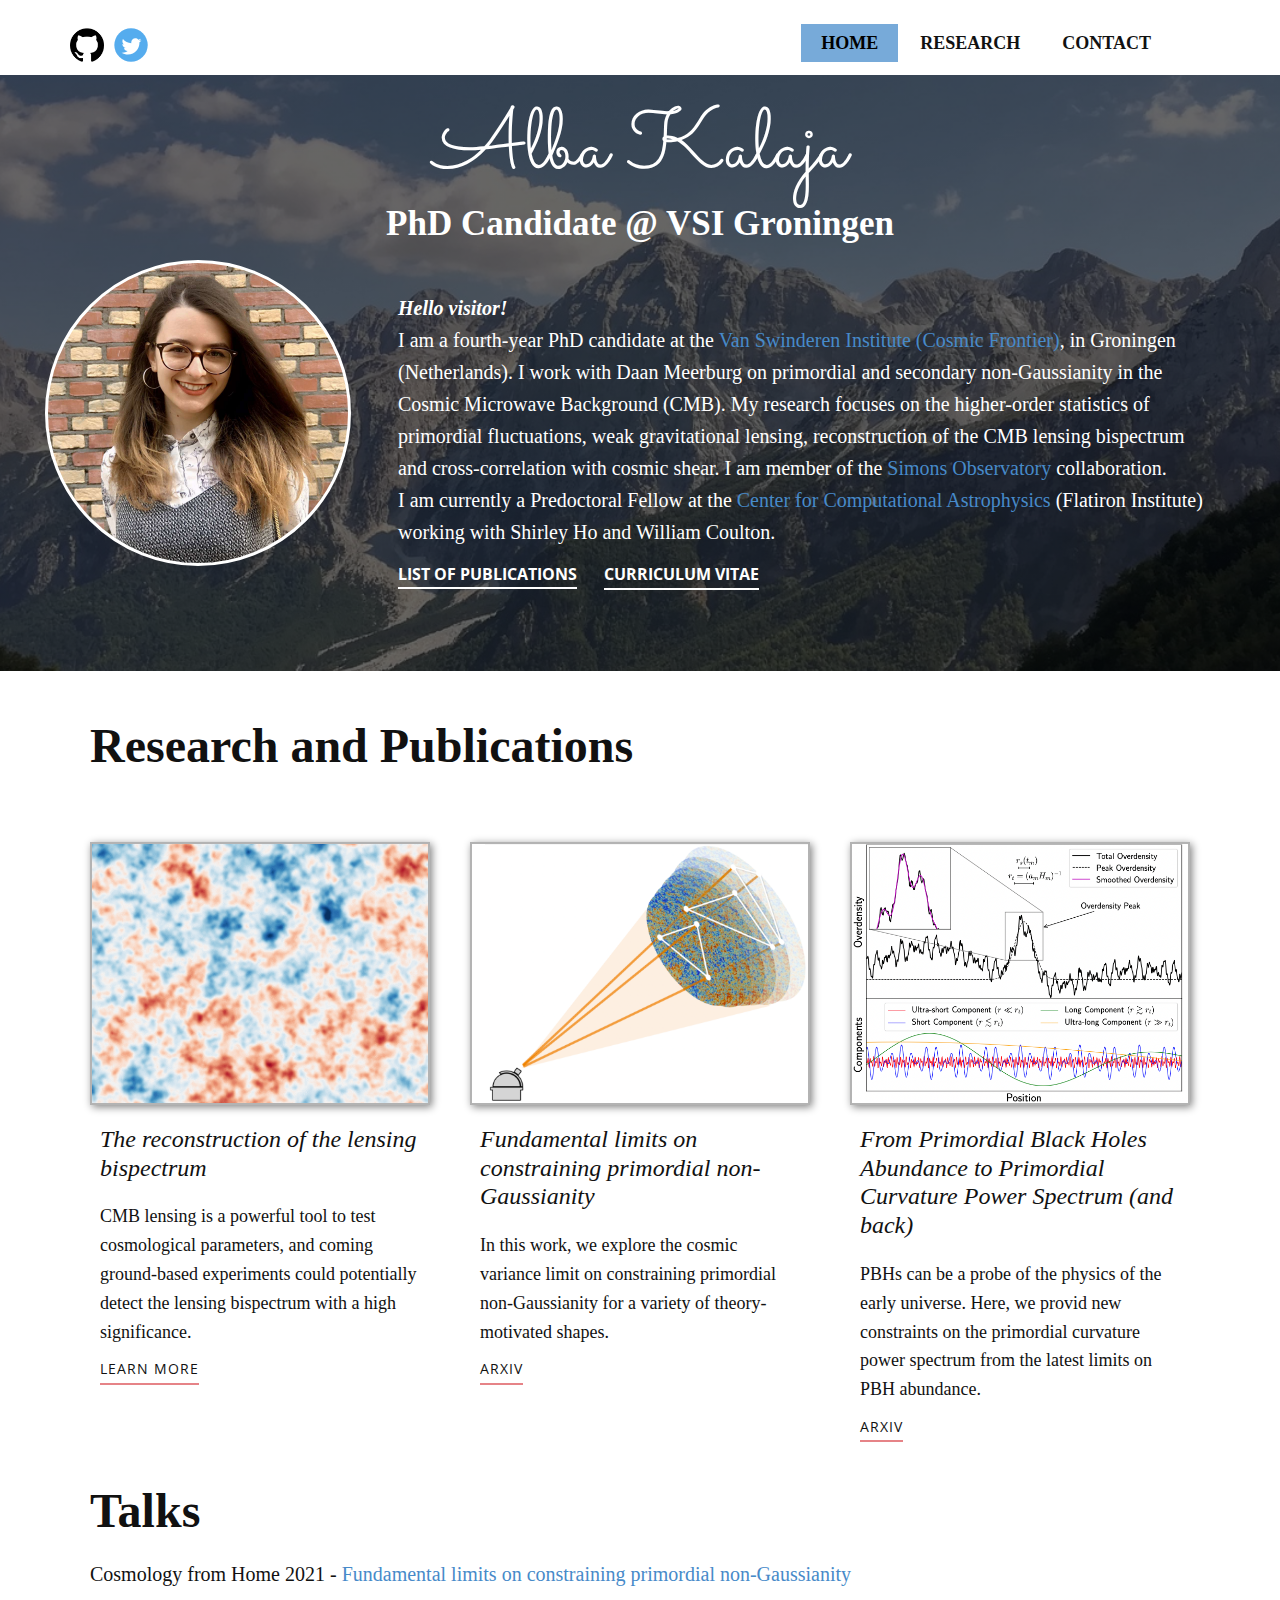
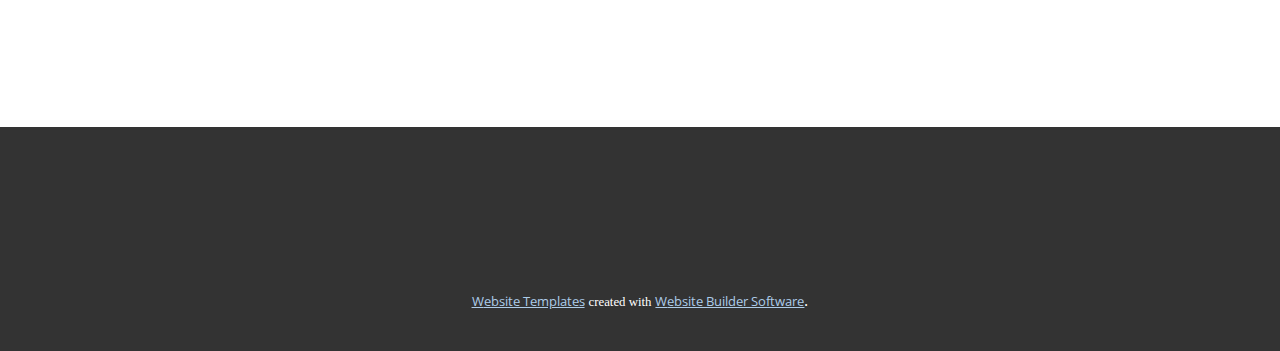
<file: index.html>
<!DOCTYPE html>
<html style="font-size: 16px;">
  <head>
    <meta name="viewport" content="width=device-width, initial-scale=1.0">
    <meta charset="utf-8">
    <meta name="keywords" content="Alba Kalaja">
    <meta name="description" content="">
    <meta name="page_type" content="np-template-header-footer-from-plugin">
    <title>Home</title>
    <link rel="stylesheet" href="nicepage.css" media="screen">
<link rel="stylesheet" href="Home.css" media="screen">
    <script class="u-script" type="text/javascript" src="jquery.js" defer=""></script>
    <script class="u-script" type="text/javascript" src="nicepage.js" defer=""></script>
    <meta name="generator" content="Nicepage 4.3.0, nicepage.com">
    <link id="u-theme-google-font" rel="stylesheet" href="https://fonts.googleapis.com/css?family=Roboto:100,100i,300,300i,400,400i,500,500i,700,700i,900,900i|Open+Sans:300,300i,400,400i,600,600i,700,700i,800,800i">
    <link id="u-page-google-font" rel="stylesheet" href="https://fonts.googleapis.com/css?family=Sacramento:400|IM+FELL+Great+Primer:400,400i">
    
    
    
    
    <script type="application/ld+json">{
		"@context": "http://schema.org",
		"@type": "Organization",
		"name": "Site1",
		"sameAs": [
				"https://github.com/albakalaja",
				"https://twitter.com/alba_kalaja"
		]
}</script>
    <meta name="theme-color" content="#478ac9">
    <meta name="twitter:site" content="@">
    <meta name="twitter:card" content="summary_large_image">
    <meta name="twitter:title" content="Home">
    <meta name="twitter:description" content="Site1">
    <meta property="og:title" content="Home">
    <meta property="og:description" content="">
    <meta property="og:type" content="website">
  </head>
  <body data-home-page="Home.html" data-home-page-title="Home" class="u-body"><header class="u-align-center-sm u-align-center-xs u-clearfix u-header u-white u-header" id="sec-b82c"><div class="u-clearfix u-sheet u-sheet-1">
        <nav class="u-menu u-menu-dropdown u-offcanvas u-menu-1">
          <div class="menu-collapse u-custom-font u-font-georgia" style="font-size: 1.125rem; letter-spacing: 0px; font-weight: 700; text-transform: uppercase;">
            <a class="u-button-style u-custom-active-border-color u-custom-active-color u-custom-border u-custom-border-color u-custom-borders u-custom-hover-border-color u-custom-hover-color u-custom-left-right-menu-spacing u-custom-padding-bottom u-custom-text-active-color u-custom-text-color u-custom-text-hover-color u-custom-top-bottom-menu-spacing u-nav-link" href="#" style="padding: 1px 0px; font-size: calc(1em + 2px);">
              <svg class="u-svg-link" viewBox="0 0 24 24"><use xmlns:xlink="http://www.w3.org/1999/xlink" xlink:href="#svg-93d9"></use></svg>
              <svg class="u-svg-content" version="1.1" id="svg-93d9" viewBox="0 0 16 16" x="0px" y="0px" xmlns:xlink="http://www.w3.org/1999/xlink" xmlns="http://www.w3.org/2000/svg"><g><rect y="1" width="16" height="2"></rect><rect y="7" width="16" height="2"></rect><rect y="13" width="16" height="2"></rect>
</g></svg>
            </a>
          </div>
          <div class="u-custom-menu u-nav-container">
            <ul class="u-custom-font u-font-georgia u-nav u-spacing-2 u-unstyled u-nav-1"><li class="u-nav-item"><a class="u-active-palette-1-light-1 u-border-active-palette-1-base u-border-hover-palette-1-base u-button-style u-hover-palette-1-light-2 u-nav-link u-text-active-black u-text-body-color u-text-hover-grey-90" href="Home.html" style="padding: 10px 20px;">Home</a>
</li><li class="u-nav-item"><a class="u-active-palette-1-light-1 u-border-active-palette-1-base u-border-hover-palette-1-base u-button-style u-hover-palette-1-light-2 u-nav-link u-text-active-black u-text-body-color u-text-hover-grey-90" href="Home.html#sec-0445" data-page-id="977917395" style="padding: 10px 20px;">Research</a>
</li><li class="u-nav-item"><a class="u-active-palette-1-light-1 u-border-active-palette-1-base u-border-hover-palette-1-base u-button-style u-hover-palette-1-light-2 u-nav-link u-text-active-black u-text-body-color u-text-hover-grey-90" href="Contact.html" style="padding: 10px 20px;">Contact</a>
</li></ul>
          </div>
          <div class="u-custom-menu u-nav-container-collapse">
            <div class="u-black u-container-style u-inner-container-layout u-opacity u-opacity-95 u-sidenav">
              <div class="u-inner-container-layout u-sidenav-overflow">
                <div class="u-menu-close"></div>
                <ul class="u-align-center u-nav u-popupmenu-items u-unstyled u-nav-2"><li class="u-nav-item"><a class="u-button-style u-nav-link" href="Home.html" style="padding: 10px 20px;">Home</a>
</li><li class="u-nav-item"><a class="u-button-style u-nav-link" href="Home.html#sec-0445" data-page-id="977917395" style="padding: 10px 20px;">Research</a>
</li><li class="u-nav-item"><a class="u-button-style u-nav-link" href="Contact.html" style="padding: 10px 20px;">Contact</a>
</li></ul>
              </div>
            </div>
            <div class="u-black u-menu-overlay u-opacity u-opacity-70"></div>
          </div>
        </nav>
        <div class="u-social-icons u-spacing-10 u-social-icons-1">
          <a class="u-social-url" target="_blank" data-type="Custom" title="github" href="https://github.com/albakalaja"><span class="u-file-icon u-icon u-social-custom u-social-icon u-icon-1"><img src="images/733609.png" alt=""></span>
          </a>
          <a class="u-social-url" title="twitter" target="_blank" href="https://twitter.com/alba_kalaja"><span class="u-icon u-social-icon u-social-twitter u-icon-2"><svg class="u-svg-link" preserveAspectRatio="xMidYMin slice" viewBox="0 0 112 112" style=""><use xmlns:xlink="http://www.w3.org/1999/xlink" xlink:href="#svg-9d56"></use></svg><svg class="u-svg-content" viewBox="0 0 112 112" x="0" y="0" id="svg-9d56"><circle fill="currentColor" class="st0" cx="56.1" cy="56.1" r="55"></circle><path fill="#FFFFFF" d="M83.8,47.3c0,0.6,0,1.2,0,1.7c0,17.7-13.5,38.2-38.2,38.2C38,87.2,31,85,25,81.2c1,0.1,2.1,0.2,3.2,0.2
            c6.3,0,12.1-2.1,16.7-5.7c-5.9-0.1-10.8-4-12.5-9.3c0.8,0.2,1.7,0.2,2.5,0.2c1.2,0,2.4-0.2,3.5-0.5c-6.1-1.2-10.8-6.7-10.8-13.1
            c0-0.1,0-0.1,0-0.2c1.8,1,3.9,1.6,6.1,1.7c-3.6-2.4-6-6.5-6-11.2c0-2.5,0.7-4.8,1.8-6.7c6.6,8.1,16.5,13.5,27.6,14
            c-0.2-1-0.3-2-0.3-3.1c0-7.4,6-13.4,13.4-13.4c3.9,0,7.3,1.6,9.8,4.2c3.1-0.6,5.9-1.7,8.5-3.3c-1,3.1-3.1,5.8-5.9,7.4
            c2.7-0.3,5.3-1,7.7-2.1C88.7,43,86.4,45.4,83.8,47.3z"></path></svg></span>
          </a>
        </div>
      </div></header>
    <section class="u-align-center u-clearfix u-image u-shading u-section-1" id="carousel_2c5b" data-image-width="1600" data-image-height="1200">
      <div class="u-clearfix u-sheet u-sheet-1">
        <h1 class="u-text u-text-1">Alba Kalaja</h1>
        <h4 class="u-text u-text-2"> PhD Candidate @ VSI Groningen</h4>
        <p class="u-align-left u-text u-text-3">
          <span style="font-style: italic;">
            <span style="font-weight: 700;">Hello visitor! </span>
            <br>
          </span>I am a fourth-year PhD candidate at the <a href="https://www.rug.nl/research/vsi/?lang=en" class="u-active-none u-border-none u-btn u-button-link u-button-style u-hover-none u-none u-text-palette-1-base u-btn-1">Van Swinderen Institute (Cosmic Frontier)</a>, in Groningen (Netherlands). 
							I work with Daan Meerburg on 
primordial and secondary non-Gaussianity in the Cosmic Microwave Background (CMB). 
							My research focuses on the higher-order statistics of 
primordial fluctuations, weak gravitational lensing, reconstruction of the CMB lensing bispectrum and cross-correlation with cosmic 
shear. I am member of the <a href="https://simonsobservatory.org/" class="u-active-none u-border-none u-btn u-button-link u-button-style u-hover-none u-none u-text-palette-1-base u-btn-2">Simons Observatory</a> collaboration.&nbsp;<br>I am currently a Predoctoral Fellow at the <a href="https://www.simonsfoundation.org/flatiron/center-for-computational-astrophysics/" class="u-active-none u-border-none u-btn u-button-link u-button-style u-hover-none u-none u-text-palette-1-base u-btn-3">Center for Computational Astrophysics</a> (Flatiron Institute) working with Shirley Ho and William Coulton.
        </p>
        <div class="u-border-3 u-border-white u-image u-image-circle u-image-1" alt="" data-image-width="1200" data-image-height="1600"></div>
        <a href="https://inspirehep.net/authors/1749682?ui-citation-summary=true" class="u-border-2 u-border-white u-btn u-button-style u-none u-text-body-alt-color u-btn-4" target="_blank">List of publications</a>
        <a href="files/CV_Kalaja.pdf" class="u-active-none u-border-2 u-border-white u-btn u-btn-rectangle u-button-style u-file-link u-hover-none u-none u-text-body-alt-color u-btn-5" target="_blank">Curriculum Vitae</a>
      </div>
    </section>
    <section class="u-clearfix u-white u-section-2" id="sec-0445">
      <div class="u-clearfix u-sheet u-valign-bottom u-sheet-1">
        <h1 class="u-hover-feature u-text u-title u-text-1">Research and Publications<br>
        </h1>
        <div class="u-expanded-width u-list u-list-1">
          <div class="u-repeater u-repeater-1">
            <div class="u-container-style u-list-item u-repeater-item u-shape-rectangle u-list-item-1">
              <div class="u-container-layout u-similar-container u-container-layout-1">
                <img alt="" class="u-border-2 u-border-grey-30 u-expanded-width u-image u-image-default u-image-1" data-image-width="500" data-image-height="281" src="images/61k9nv.gif">
                <h3 class="u-text u-text-default u-text-2">The reconstruction of the lensing bispectrum</h3>
                <p class="u-text u-text-3">CMB lensing is a powerful tool to test cosmological parameters, and coming ground-based experiments could potentially detect the lensing bispectrum with a high significance.</p>
                <a href="Research.html#sec-d898" data-page-id="81193482" class="u-active-none u-border-2 u-border-hover-palette-2-base u-border-palette-2-light-1 u-btn u-button-style u-hover-none u-none u-text-body-color u-btn-1">learn more</a>
              </div>
            </div>
            <div class="u-container-style u-list-item u-repeater-item u-shape-rectangle u-list-item-2">
              <div class="u-container-layout u-similar-container u-container-layout-2">
                <img alt="" class="u-border-2 u-border-grey-30 u-expanded-width u-image u-image-contain u-image-default u-image-2" data-image-width="959" data-image-height="770" src="images/Screenshot2022-01-20at15.35.29.png" data-href="Home.html#sec-0445" data-page-id="977917395" data-target="_blank">
                <h3 class="u-text u-text-default u-text-4">Fundamental limits on constraining primordial non-Gaussianity</h3>
                <p class="u-text u-text-5">In this work, we explore the cosmic variance limit on constraining primordial non-Gaussianity
for a variety of theory-motivated shapes.</p>
                <a href="https://arxiv.org/abs/2011.09461" class="u-active-none u-border-2 u-border-hover-palette-2-base u-border-palette-2-light-1 u-btn u-button-style u-hover-none u-none u-text-body-color u-btn-2">Arxiv</a>
              </div>
            </div>
            <div class="u-container-style u-list-item u-repeater-item u-shape-rectangle u-list-item-3">
              <div class="u-container-layout u-similar-container u-container-layout-3">
                <img alt="" class="u-border-2 u-border-grey-30 u-expanded-width u-image u-image-default u-image-3" data-image-width="658" data-image-height="518" src="images/Screenshot2022-01-20at15.57.34.png" data-href="Home.html#sec-0445" data-page-id="977917395">
                <h3 class="u-text u-text-default u-text-6"> From Primordial Black Holes Abundance​ to Primordial Curvature Power Spectrum (and back) </h3>
                <p class="u-text u-text-7">PBHs can be a probe of the physics of the early universe. Here, we provid new constraints on the primordial
curvature power spectrum from the latest limits on PBH abundance.</p>
                <a href="https://arxiv.org/abs/1908.03596" class="u-active-none u-border-2 u-border-hover-palette-2-base u-border-palette-2-light-1 u-btn u-button-style u-hover-none u-none u-text-body-color u-btn-3">Arxiv</a>
              </div>
            </div>
          </div>
        </div>
      </div>
      
    </section>
    <section class="u-clearfix u-section-3" id="sec-2ab5">
      <div class="u-clearfix u-sheet u-sheet-1">
        <h1 class="u-text u-title u-text-1">Talks<br>
        </h1>
        <p class="u-text u-text-2">Cosmology from Home 2021 -&nbsp;<a class="u-active-none u-border-none u-btn u-button-link u-button-style u-hover-none u-none u-text-palette-1-base u-btn-1" href="https://www.youtube.com/watch?v=_5QHAqkzGQk&amp;t=208s">Fundamental limits on constraining primordial non-Gaussianity</a>
        </p>
      </div>
    </section>
    
    
    <footer class="u-align-center u-clearfix u-footer u-grey-80 u-footer" id="sec-0e18"><div class="u-clearfix u-sheet u-sheet-1">
        <p class="u-small-text u-text u-text-variant u-text-1">&nbsp;&nbsp;</p>
      </div></footer>
    <section class="u-backlink u-clearfix u-grey-80">
      <a class="u-link" href="https://nicepage.com/website-templates" target="_blank">
        <span>Website Templates</span>
      </a>
      <p class="u-text">
        <span>created with</span>
      </p>
      <a class="u-link" href="" target="_blank">
        <span>Website Builder Software</span>
      </a>. 
    </section>
  </body>
</html>
</file>
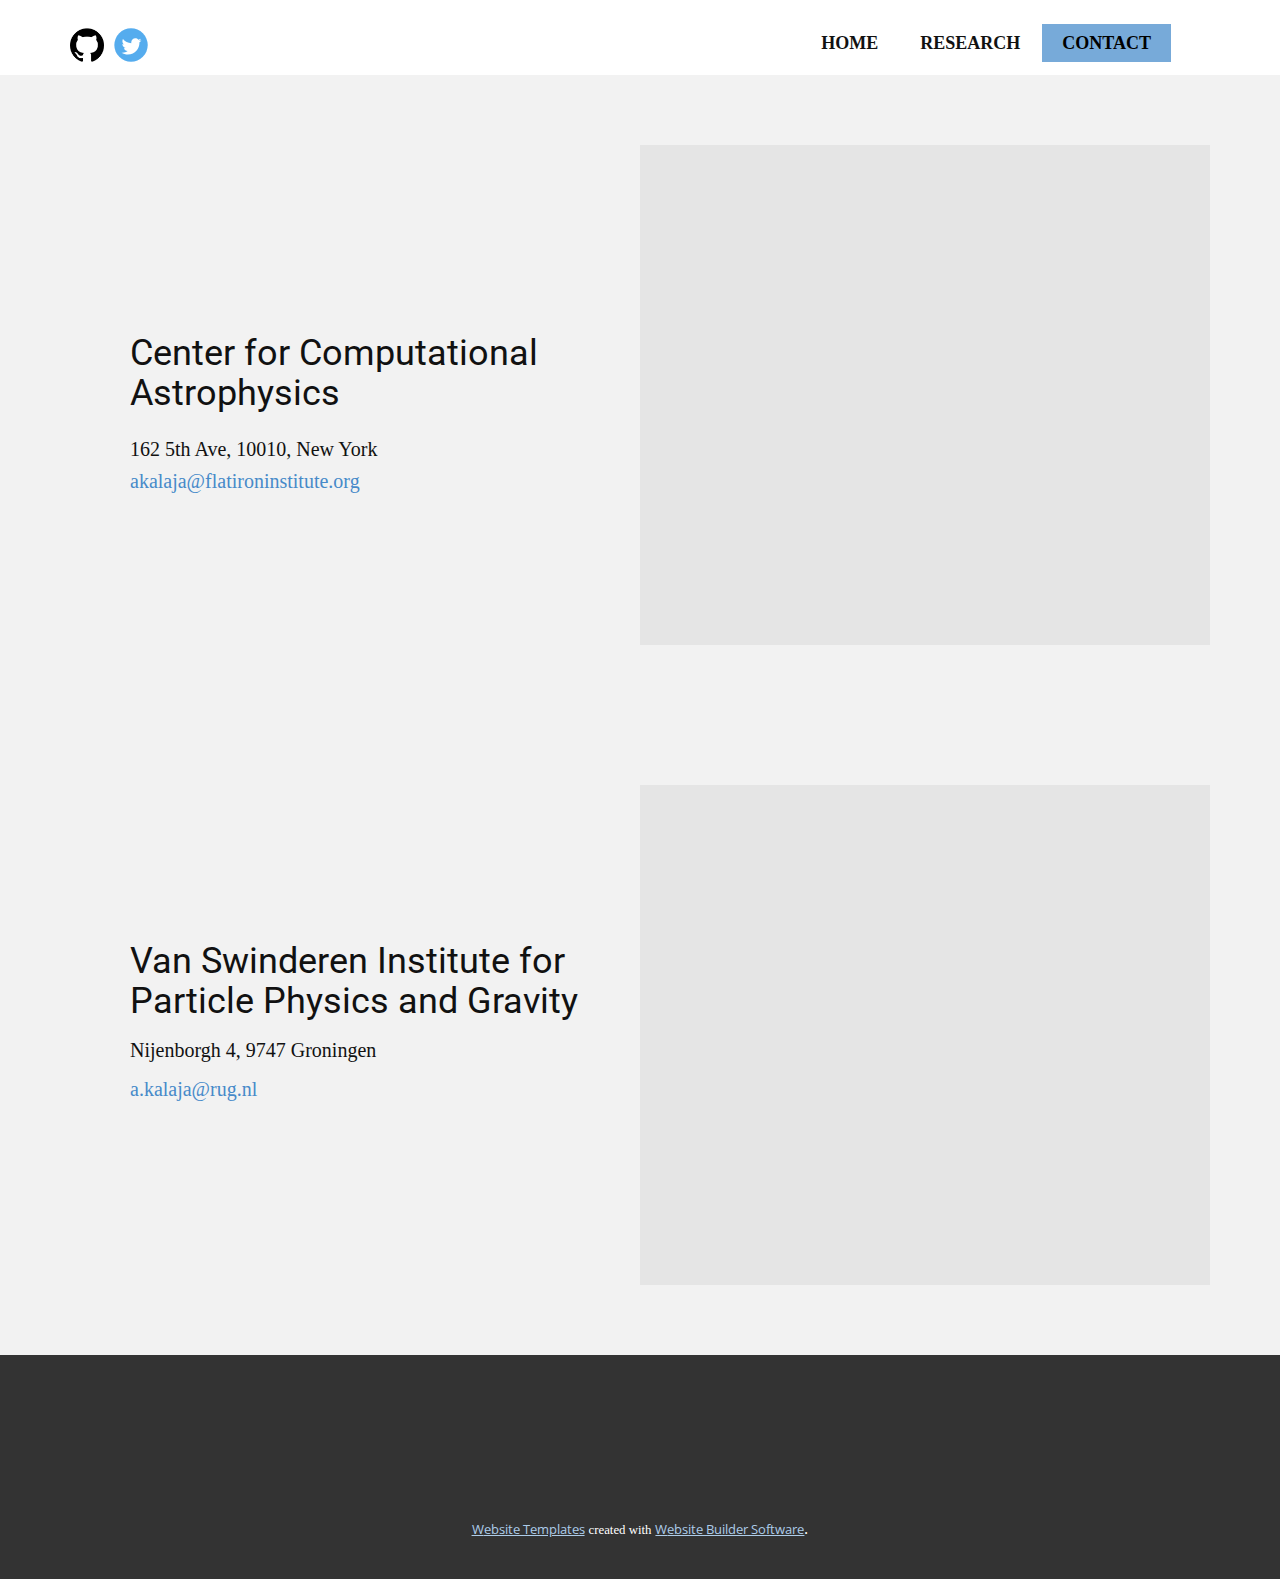
<file: Contact.html>
<!DOCTYPE html>
<html style="font-size: 16px;">
  <head>
    <meta name="viewport" content="width=device-width, initial-scale=1.0">
    <meta charset="utf-8">
    <meta name="keywords" content="">
    <meta name="description" content="">
    <meta name="page_type" content="np-template-header-footer-from-plugin">
    <title>Contact</title>
    <link rel="stylesheet" href="nicepage.css" media="screen">
<link rel="stylesheet" href="Contact.css" media="screen">
    <script class="u-script" type="text/javascript" src="jquery.js" defer=""></script>
    <script class="u-script" type="text/javascript" src="nicepage.js" defer=""></script>
    <meta name="generator" content="Nicepage 4.3.0, nicepage.com">
    <link id="u-theme-google-font" rel="stylesheet" href="https://fonts.googleapis.com/css?family=Roboto:100,100i,300,300i,400,400i,500,500i,700,700i,900,900i|Open+Sans:300,300i,400,400i,600,600i,700,700i,800,800i">
    
    
    
    <script type="application/ld+json">{
		"@context": "http://schema.org",
		"@type": "Organization",
		"name": "Site1",
		"sameAs": [
				"https://github.com/albakalaja",
				"https://twitter.com/alba_kalaja"
		]
}</script>
    <meta name="theme-color" content="#478ac9">
    <meta name="twitter:site" content="@">
    <meta name="twitter:card" content="summary_large_image">
    <meta name="twitter:title" content="Contact">
    <meta name="twitter:description" content="Site1">
    <meta property="og:title" content="Contact">
    <meta property="og:description" content="">
    <meta property="og:type" content="website">
  </head>
  <body class="u-body"><header class="u-align-center-sm u-align-center-xs u-clearfix u-header u-white u-header" id="sec-b82c"><div class="u-clearfix u-sheet u-sheet-1">
        <nav class="u-menu u-menu-dropdown u-offcanvas u-menu-1">
          <div class="menu-collapse u-custom-font u-font-georgia" style="font-size: 1.125rem; letter-spacing: 0px; font-weight: 700; text-transform: uppercase;">
            <a class="u-button-style u-custom-active-border-color u-custom-active-color u-custom-border u-custom-border-color u-custom-borders u-custom-hover-border-color u-custom-hover-color u-custom-left-right-menu-spacing u-custom-padding-bottom u-custom-text-active-color u-custom-text-color u-custom-text-hover-color u-custom-top-bottom-menu-spacing u-nav-link" href="#" style="padding: 1px 0px; font-size: calc(1em + 2px);">
              <svg class="u-svg-link" viewBox="0 0 24 24"><use xmlns:xlink="http://www.w3.org/1999/xlink" xlink:href="#svg-93d9"></use></svg>
              <svg class="u-svg-content" version="1.1" id="svg-93d9" viewBox="0 0 16 16" x="0px" y="0px" xmlns:xlink="http://www.w3.org/1999/xlink" xmlns="http://www.w3.org/2000/svg"><g><rect y="1" width="16" height="2"></rect><rect y="7" width="16" height="2"></rect><rect y="13" width="16" height="2"></rect>
</g></svg>
            </a>
          </div>
          <div class="u-custom-menu u-nav-container">
            <ul class="u-custom-font u-font-georgia u-nav u-spacing-2 u-unstyled u-nav-1"><li class="u-nav-item"><a class="u-active-palette-1-light-1 u-border-active-palette-1-base u-border-hover-palette-1-base u-button-style u-hover-palette-1-light-2 u-nav-link u-text-active-black u-text-body-color u-text-hover-grey-90" href="Home.html" style="padding: 10px 20px;">Home</a>
</li><li class="u-nav-item"><a class="u-active-palette-1-light-1 u-border-active-palette-1-base u-border-hover-palette-1-base u-button-style u-hover-palette-1-light-2 u-nav-link u-text-active-black u-text-body-color u-text-hover-grey-90" href="Home.html#sec-0445" data-page-id="977917395" style="padding: 10px 20px;">Research</a>
</li><li class="u-nav-item"><a class="u-active-palette-1-light-1 u-border-active-palette-1-base u-border-hover-palette-1-base u-button-style u-hover-palette-1-light-2 u-nav-link u-text-active-black u-text-body-color u-text-hover-grey-90" href="Contact.html" style="padding: 10px 20px;">Contact</a>
</li></ul>
          </div>
          <div class="u-custom-menu u-nav-container-collapse">
            <div class="u-black u-container-style u-inner-container-layout u-opacity u-opacity-95 u-sidenav">
              <div class="u-inner-container-layout u-sidenav-overflow">
                <div class="u-menu-close"></div>
                <ul class="u-align-center u-nav u-popupmenu-items u-unstyled u-nav-2"><li class="u-nav-item"><a class="u-button-style u-nav-link" href="Home.html" style="padding: 10px 20px;">Home</a>
</li><li class="u-nav-item"><a class="u-button-style u-nav-link" href="Home.html#sec-0445" data-page-id="977917395" style="padding: 10px 20px;">Research</a>
</li><li class="u-nav-item"><a class="u-button-style u-nav-link" href="Contact.html" style="padding: 10px 20px;">Contact</a>
</li></ul>
              </div>
            </div>
            <div class="u-black u-menu-overlay u-opacity u-opacity-70"></div>
          </div>
        </nav>
        <div class="u-social-icons u-spacing-10 u-social-icons-1">
          <a class="u-social-url" target="_blank" data-type="Custom" title="github" href="https://github.com/albakalaja"><span class="u-file-icon u-icon u-social-custom u-social-icon u-icon-1"><img src="images/733609.png" alt=""></span>
          </a>
          <a class="u-social-url" title="twitter" target="_blank" href="https://twitter.com/alba_kalaja"><span class="u-icon u-social-icon u-social-twitter u-icon-2"><svg class="u-svg-link" preserveAspectRatio="xMidYMin slice" viewBox="0 0 112 112" style=""><use xmlns:xlink="http://www.w3.org/1999/xlink" xlink:href="#svg-9d56"></use></svg><svg class="u-svg-content" viewBox="0 0 112 112" x="0" y="0" id="svg-9d56"><circle fill="currentColor" class="st0" cx="56.1" cy="56.1" r="55"></circle><path fill="#FFFFFF" d="M83.8,47.3c0,0.6,0,1.2,0,1.7c0,17.7-13.5,38.2-38.2,38.2C38,87.2,31,85,25,81.2c1,0.1,2.1,0.2,3.2,0.2
            c6.3,0,12.1-2.1,16.7-5.7c-5.9-0.1-10.8-4-12.5-9.3c0.8,0.2,1.7,0.2,2.5,0.2c1.2,0,2.4-0.2,3.5-0.5c-6.1-1.2-10.8-6.7-10.8-13.1
            c0-0.1,0-0.1,0-0.2c1.8,1,3.9,1.6,6.1,1.7c-3.6-2.4-6-6.5-6-11.2c0-2.5,0.7-4.8,1.8-6.7c6.6,8.1,16.5,13.5,27.6,14
            c-0.2-1-0.3-2-0.3-3.1c0-7.4,6-13.4,13.4-13.4c3.9,0,7.3,1.6,9.8,4.2c3.1-0.6,5.9-1.7,8.5-3.3c-1,3.1-3.1,5.8-5.9,7.4
            c2.7-0.3,5.3-1,7.7-2.1C88.7,43,86.4,45.4,83.8,47.3z"></path></svg></span>
          </a>
        </div>
      </div></header>
    <section class="u-clearfix u-grey-5 u-section-1" id="sec-97e5">
      <div class="u-clearfix u-sheet u-sheet-1">
        <div class="u-clearfix u-expanded-width u-layout-wrap u-layout-wrap-1">
          <div class="u-layout">
            <div class="u-layout-row">
              <div class="u-align-left u-container-style u-layout-cell u-left-cell u-size-30 u-layout-cell-1">
                <div class="u-container-layout u-container-layout-1">
                  <h2 class="u-text u-text-1">Center for Computational Astrophysics</h2>
                  <p class="u-text u-text-2"> 162 5th Ave, 10010, New York</p>
                  <p class="u-text u-text-3">
                    <a class="u-active-none u-border-none u-btn u-button-link u-button-style u-hover-none u-none u-text-palette-1-base u-btn-1" href="mailto:akalaja@flatironinstitute.org">akalaja@flatironinstitute.org</a>
                  </p>
                </div>
              </div>
              <div class="u-container-style u-layout-cell u-right-cell u-size-30 u-layout-cell-2">
                <div class="u-container-layout u-container-layout-2">
                  <div class="u-expanded u-grey-10 u-map">
                    <div class="embed-responsive">
                      <iframe class="embed-responsive-item" src="https://www.google.com/maps/embed?pb=!1m18!1m12!1m3!1d3022.9800071354066!2d-73.99290158467606!3d40.740465443810606!2m3!1f0!2f0!3f0!3m2!1i1024!2i768!4f13.1!3m3!1m2!1s0x89c259a3922b9013%3A0xaa8b3847c99de596!2sCenter%20for%20Computational%20Astrophysics!5e0!3m2!1ssq!2snl!4v1660902937177!5m2!1ssq!2snl" data-map="[base64]"></iframe>
                    </div>
                  </div>
                </div>
              </div>
            </div>
          </div>
        </div>
      </div>
    </section>
    <section class="u-clearfix u-grey-5 u-section-2" id="sec-024d">
      <div class="u-clearfix u-sheet u-sheet-1">
        <div class="u-clearfix u-expanded-width u-gutter-0 u-layout-wrap u-layout-wrap-1">
          <div class="u-layout">
            <div class="u-layout-row">
              <div class="u-align-left u-container-style u-layout-cell u-left-cell u-size-30 u-layout-cell-1">
                <div class="u-container-layout u-container-layout-1">
                  <h2 class="u-text u-text-1"> Van Swinderen Institute for Particle Physics and Gravity</h2>
                  <p class="u-text u-text-2">Nijenborgh 4, 9747 Groningen</p>
                  <p class="u-text u-text-3">
                    <a href="mailto:a.kalaja@rug.nl" class="u-active-none u-border-none u-btn u-button-link u-button-style u-hover-none u-none u-text-palette-1-base u-btn-1">a.kalaja@rug.nl</a>
                  </p>
                </div>
              </div>
              <div class="u-container-style u-layout-cell u-right-cell u-size-30 u-layout-cell-2">
                <div class="u-container-layout u-container-layout-2">
                  <div class="u-expanded u-grey-10 u-map">
                    <div class="embed-responsive">
                      <iframe class="embed-responsive-item" src="https://www.google.com/maps/embed?pb=!1m18!1m12!1m3!1d2387.7868732770826!2d6.536463215711173!3d53.239596690403!2m3!1f0!2f0!3f0!3m2!1i1024!2i768!4f13.1!3m3!1m2!1s0x47c9cd012ba5a715%3A0x1d70557b5ec9cd49!2sPhysics!5e0!3m2!1ssq!2snl!4v1660902993942!5m2!1ssq!2snl" data-map="[base64]"></iframe>
                    </div>
                  </div>
                </div>
              </div>
            </div>
          </div>
        </div>
      </div>
    </section>
    
    
    <footer class="u-align-center u-clearfix u-footer u-grey-80 u-footer" id="sec-0e18"><div class="u-clearfix u-sheet u-sheet-1">
        <p class="u-small-text u-text u-text-variant u-text-1">&nbsp;&nbsp;</p>
      </div></footer>
    <section class="u-backlink u-clearfix u-grey-80">
      <a class="u-link" href="https://nicepage.com/website-templates" target="_blank">
        <span>Website Templates</span>
      </a>
      <p class="u-text">
        <span>created with</span>
      </p>
      <a class="u-link" href="" target="_blank">
        <span>Website Builder Software</span>
      </a>. 
    </section>
  </body>
</html>
</file>
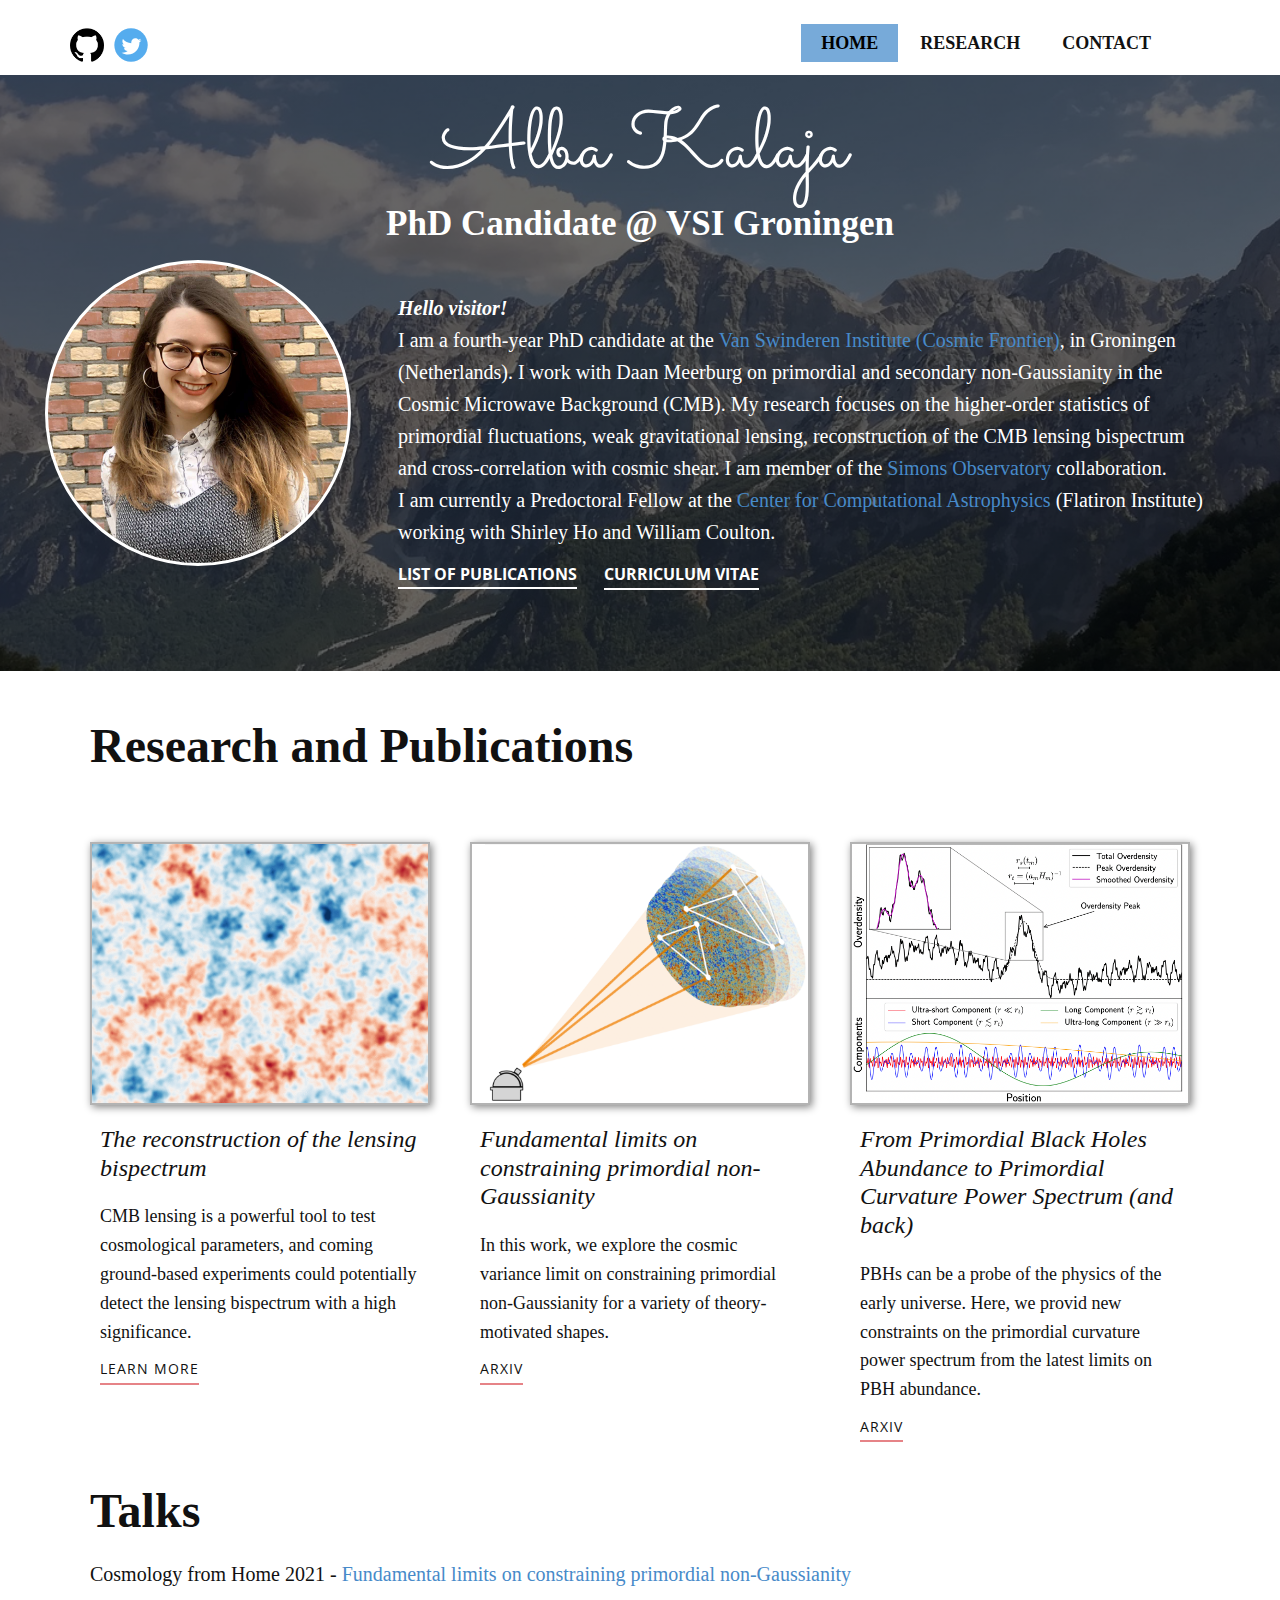
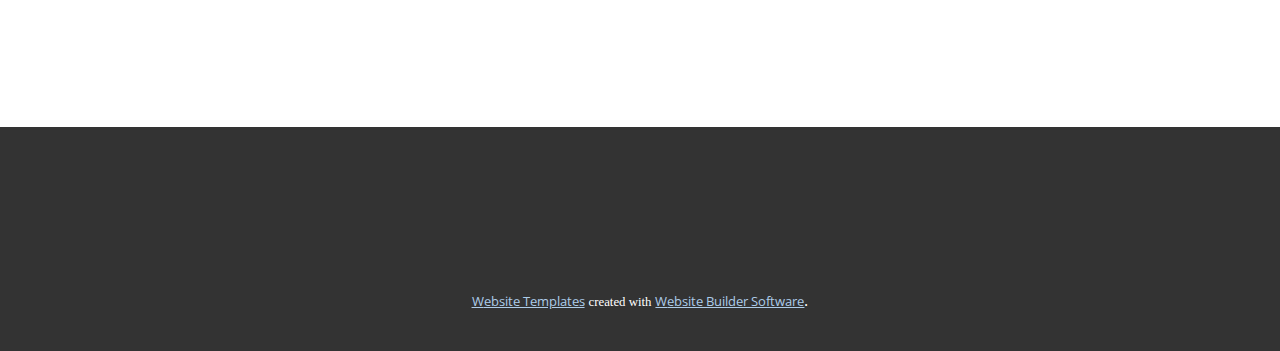
<file: Home.html>
<!DOCTYPE html>
<html style="font-size: 16px;">
  <head>
    <meta name="viewport" content="width=device-width, initial-scale=1.0">
    <meta charset="utf-8">
    <meta name="keywords" content="Alba Kalaja">
    <meta name="description" content="">
    <meta name="page_type" content="np-template-header-footer-from-plugin">
    <title>Home</title>
    <link rel="stylesheet" href="nicepage.css" media="screen">
<link rel="stylesheet" href="Home.css" media="screen">
    <script class="u-script" type="text/javascript" src="jquery.js" defer=""></script>
    <script class="u-script" type="text/javascript" src="nicepage.js" defer=""></script>
    <meta name="generator" content="Nicepage 4.3.0, nicepage.com">
    <link id="u-theme-google-font" rel="stylesheet" href="https://fonts.googleapis.com/css?family=Roboto:100,100i,300,300i,400,400i,500,500i,700,700i,900,900i|Open+Sans:300,300i,400,400i,600,600i,700,700i,800,800i">
    <link id="u-page-google-font" rel="stylesheet" href="https://fonts.googleapis.com/css?family=Sacramento:400|IM+FELL+Great+Primer:400,400i">
    
    
    
    
    <script type="application/ld+json">{
		"@context": "http://schema.org",
		"@type": "Organization",
		"name": "Site1",
		"sameAs": [
				"https://github.com/albakalaja",
				"https://twitter.com/alba_kalaja"
		]
}</script>
    <meta name="theme-color" content="#478ac9">
    <meta name="twitter:site" content="@">
    <meta name="twitter:card" content="summary_large_image">
    <meta name="twitter:title" content="Home">
    <meta name="twitter:description" content="Site1">
    <meta property="og:title" content="Home">
    <meta property="og:description" content="">
    <meta property="og:type" content="website">
  </head>
  <body class="u-body"><header class="u-align-center-sm u-align-center-xs u-clearfix u-header u-white u-header" id="sec-b82c"><div class="u-clearfix u-sheet u-sheet-1">
        <nav class="u-menu u-menu-dropdown u-offcanvas u-menu-1">
          <div class="menu-collapse u-custom-font u-font-georgia" style="font-size: 1.125rem; letter-spacing: 0px; font-weight: 700; text-transform: uppercase;">
            <a class="u-button-style u-custom-active-border-color u-custom-active-color u-custom-border u-custom-border-color u-custom-borders u-custom-hover-border-color u-custom-hover-color u-custom-left-right-menu-spacing u-custom-padding-bottom u-custom-text-active-color u-custom-text-color u-custom-text-hover-color u-custom-top-bottom-menu-spacing u-nav-link" href="#" style="padding: 1px 0px; font-size: calc(1em + 2px);">
              <svg class="u-svg-link" viewBox="0 0 24 24"><use xmlns:xlink="http://www.w3.org/1999/xlink" xlink:href="#svg-93d9"></use></svg>
              <svg class="u-svg-content" version="1.1" id="svg-93d9" viewBox="0 0 16 16" x="0px" y="0px" xmlns:xlink="http://www.w3.org/1999/xlink" xmlns="http://www.w3.org/2000/svg"><g><rect y="1" width="16" height="2"></rect><rect y="7" width="16" height="2"></rect><rect y="13" width="16" height="2"></rect>
</g></svg>
            </a>
          </div>
          <div class="u-custom-menu u-nav-container">
            <ul class="u-custom-font u-font-georgia u-nav u-spacing-2 u-unstyled u-nav-1"><li class="u-nav-item"><a class="u-active-palette-1-light-1 u-border-active-palette-1-base u-border-hover-palette-1-base u-button-style u-hover-palette-1-light-2 u-nav-link u-text-active-black u-text-body-color u-text-hover-grey-90" href="Home.html" style="padding: 10px 20px;">Home</a>
</li><li class="u-nav-item"><a class="u-active-palette-1-light-1 u-border-active-palette-1-base u-border-hover-palette-1-base u-button-style u-hover-palette-1-light-2 u-nav-link u-text-active-black u-text-body-color u-text-hover-grey-90" href="Home.html#sec-0445" data-page-id="977917395" style="padding: 10px 20px;">Research</a>
</li><li class="u-nav-item"><a class="u-active-palette-1-light-1 u-border-active-palette-1-base u-border-hover-palette-1-base u-button-style u-hover-palette-1-light-2 u-nav-link u-text-active-black u-text-body-color u-text-hover-grey-90" href="Contact.html" style="padding: 10px 20px;">Contact</a>
</li></ul>
          </div>
          <div class="u-custom-menu u-nav-container-collapse">
            <div class="u-black u-container-style u-inner-container-layout u-opacity u-opacity-95 u-sidenav">
              <div class="u-inner-container-layout u-sidenav-overflow">
                <div class="u-menu-close"></div>
                <ul class="u-align-center u-nav u-popupmenu-items u-unstyled u-nav-2"><li class="u-nav-item"><a class="u-button-style u-nav-link" href="Home.html" style="padding: 10px 20px;">Home</a>
</li><li class="u-nav-item"><a class="u-button-style u-nav-link" href="Home.html#sec-0445" data-page-id="977917395" style="padding: 10px 20px;">Research</a>
</li><li class="u-nav-item"><a class="u-button-style u-nav-link" href="Contact.html" style="padding: 10px 20px;">Contact</a>
</li></ul>
              </div>
            </div>
            <div class="u-black u-menu-overlay u-opacity u-opacity-70"></div>
          </div>
        </nav>
        <div class="u-social-icons u-spacing-10 u-social-icons-1">
          <a class="u-social-url" target="_blank" data-type="Custom" title="github" href="https://github.com/albakalaja"><span class="u-file-icon u-icon u-social-custom u-social-icon u-icon-1"><img src="images/733609.png" alt=""></span>
          </a>
          <a class="u-social-url" title="twitter" target="_blank" href="https://twitter.com/alba_kalaja"><span class="u-icon u-social-icon u-social-twitter u-icon-2"><svg class="u-svg-link" preserveAspectRatio="xMidYMin slice" viewBox="0 0 112 112" style=""><use xmlns:xlink="http://www.w3.org/1999/xlink" xlink:href="#svg-9d56"></use></svg><svg class="u-svg-content" viewBox="0 0 112 112" x="0" y="0" id="svg-9d56"><circle fill="currentColor" class="st0" cx="56.1" cy="56.1" r="55"></circle><path fill="#FFFFFF" d="M83.8,47.3c0,0.6,0,1.2,0,1.7c0,17.7-13.5,38.2-38.2,38.2C38,87.2,31,85,25,81.2c1,0.1,2.1,0.2,3.2,0.2
            c6.3,0,12.1-2.1,16.7-5.7c-5.9-0.1-10.8-4-12.5-9.3c0.8,0.2,1.7,0.2,2.5,0.2c1.2,0,2.4-0.2,3.5-0.5c-6.1-1.2-10.8-6.7-10.8-13.1
            c0-0.1,0-0.1,0-0.2c1.8,1,3.9,1.6,6.1,1.7c-3.6-2.4-6-6.5-6-11.2c0-2.5,0.7-4.8,1.8-6.7c6.6,8.1,16.5,13.5,27.6,14
            c-0.2-1-0.3-2-0.3-3.1c0-7.4,6-13.4,13.4-13.4c3.9,0,7.3,1.6,9.8,4.2c3.1-0.6,5.9-1.7,8.5-3.3c-1,3.1-3.1,5.8-5.9,7.4
            c2.7-0.3,5.3-1,7.7-2.1C88.7,43,86.4,45.4,83.8,47.3z"></path></svg></span>
          </a>
        </div>
      </div></header>
    <section class="u-align-center u-clearfix u-image u-shading u-section-1" id="carousel_2c5b" data-image-width="1600" data-image-height="1200">
      <div class="u-clearfix u-sheet u-sheet-1">
        <h1 class="u-text u-text-1">Alba Kalaja</h1>
        <h4 class="u-text u-text-2"> PhD Candidate @ VSI Groningen</h4>
        <p class="u-align-left u-text u-text-3">
          <span style="font-style: italic;">
            <span style="font-weight: 700;">Hello visitor! </span>
            <br>
          </span>I am a fourth-year PhD candidate at the <a href="https://www.rug.nl/research/vsi/?lang=en" class="u-active-none u-border-none u-btn u-button-link u-button-style u-hover-none u-none u-text-palette-1-base u-btn-1">Van Swinderen Institute (Cosmic Frontier)</a>, in Groningen (Netherlands). 
							I work with Daan Meerburg on 
primordial and secondary non-Gaussianity in the Cosmic Microwave Background (CMB). 
							My research focuses on the higher-order statistics of 
primordial fluctuations, weak gravitational lensing, reconstruction of the CMB lensing bispectrum and cross-correlation with cosmic 
shear. I am member of the <a href="https://simonsobservatory.org/" class="u-active-none u-border-none u-btn u-button-link u-button-style u-hover-none u-none u-text-palette-1-base u-btn-2">Simons Observatory</a> collaboration.&nbsp;<br>I am currently a Predoctoral Fellow at the <a href="https://www.simonsfoundation.org/flatiron/center-for-computational-astrophysics/" class="u-active-none u-border-none u-btn u-button-link u-button-style u-hover-none u-none u-text-palette-1-base u-btn-3">Center for Computational Astrophysics</a> (Flatiron Institute) working with Shirley Ho and William Coulton.
        </p>
        <div class="u-border-3 u-border-white u-image u-image-circle u-image-1" alt="" data-image-width="1200" data-image-height="1600"></div>
        <a href="https://inspirehep.net/authors/1749682?ui-citation-summary=true" class="u-border-2 u-border-white u-btn u-button-style u-none u-text-body-alt-color u-btn-4" target="_blank">List of publications</a>
        <a href="files/CV_Kalaja.pdf" class="u-active-none u-border-2 u-border-white u-btn u-btn-rectangle u-button-style u-file-link u-hover-none u-none u-text-body-alt-color u-btn-5" target="_blank">Curriculum Vitae</a>
      </div>
    </section>
    <section class="u-clearfix u-white u-section-2" id="sec-0445">
      <div class="u-clearfix u-sheet u-valign-bottom u-sheet-1">
        <h1 class="u-hover-feature u-text u-title u-text-1">Research and Publications<br>
        </h1>
        <div class="u-expanded-width u-list u-list-1">
          <div class="u-repeater u-repeater-1">
            <div class="u-container-style u-list-item u-repeater-item u-shape-rectangle u-list-item-1">
              <div class="u-container-layout u-similar-container u-container-layout-1">
                <img alt="" class="u-border-2 u-border-grey-30 u-expanded-width u-image u-image-default u-image-1" data-image-width="500" data-image-height="281" src="images/61k9nv.gif">
                <h3 class="u-text u-text-default u-text-2">The reconstruction of the lensing bispectrum</h3>
                <p class="u-text u-text-3">CMB lensing is a powerful tool to test cosmological parameters, and coming ground-based experiments could potentially detect the lensing bispectrum with a high significance.</p>
                <a href="Research.html#sec-d898" data-page-id="81193482" class="u-active-none u-border-2 u-border-hover-palette-2-base u-border-palette-2-light-1 u-btn u-button-style u-hover-none u-none u-text-body-color u-btn-1">learn more</a>
              </div>
            </div>
            <div class="u-container-style u-list-item u-repeater-item u-shape-rectangle u-list-item-2">
              <div class="u-container-layout u-similar-container u-container-layout-2">
                <img alt="" class="u-border-2 u-border-grey-30 u-expanded-width u-image u-image-contain u-image-default u-image-2" data-image-width="959" data-image-height="770" src="images/Screenshot2022-01-20at15.35.29.png" data-href="Home.html#sec-0445" data-page-id="977917395" data-target="_blank">
                <h3 class="u-text u-text-default u-text-4">Fundamental limits on constraining primordial non-Gaussianity</h3>
                <p class="u-text u-text-5">In this work, we explore the cosmic variance limit on constraining primordial non-Gaussianity
for a variety of theory-motivated shapes.</p>
                <a href="https://arxiv.org/abs/2011.09461" class="u-active-none u-border-2 u-border-hover-palette-2-base u-border-palette-2-light-1 u-btn u-button-style u-hover-none u-none u-text-body-color u-btn-2">Arxiv</a>
              </div>
            </div>
            <div class="u-container-style u-list-item u-repeater-item u-shape-rectangle u-list-item-3">
              <div class="u-container-layout u-similar-container u-container-layout-3">
                <img alt="" class="u-border-2 u-border-grey-30 u-expanded-width u-image u-image-default u-image-3" data-image-width="658" data-image-height="518" src="images/Screenshot2022-01-20at15.57.34.png" data-href="Home.html#sec-0445" data-page-id="977917395">
                <h3 class="u-text u-text-default u-text-6"> From Primordial Black Holes Abundance​ to Primordial Curvature Power Spectrum (and back) </h3>
                <p class="u-text u-text-7">PBHs can be a probe of the physics of the early universe. Here, we provid new constraints on the primordial
curvature power spectrum from the latest limits on PBH abundance.</p>
                <a href="https://arxiv.org/abs/1908.03596" class="u-active-none u-border-2 u-border-hover-palette-2-base u-border-palette-2-light-1 u-btn u-button-style u-hover-none u-none u-text-body-color u-btn-3">Arxiv</a>
              </div>
            </div>
          </div>
        </div>
      </div>
      
    </section>
    <section class="u-clearfix u-section-3" id="sec-2ab5">
      <div class="u-clearfix u-sheet u-sheet-1">
        <h1 class="u-text u-title u-text-1">Talks<br>
        </h1>
        <p class="u-text u-text-2">Cosmology from Home 2021 -&nbsp;<a class="u-active-none u-border-none u-btn u-button-link u-button-style u-hover-none u-none u-text-palette-1-base u-btn-1" href="https://www.youtube.com/watch?v=_5QHAqkzGQk&amp;t=208s">Fundamental limits on constraining primordial non-Gaussianity</a>
        </p>
      </div>
    </section>
    
    
    <footer class="u-align-center u-clearfix u-footer u-grey-80 u-footer" id="sec-0e18"><div class="u-clearfix u-sheet u-sheet-1">
        <p class="u-small-text u-text u-text-variant u-text-1">&nbsp;&nbsp;</p>
      </div></footer>
    <section class="u-backlink u-clearfix u-grey-80">
      <a class="u-link" href="https://nicepage.com/website-templates" target="_blank">
        <span>Website Templates</span>
      </a>
      <p class="u-text">
        <span>created with</span>
      </p>
      <a class="u-link" href="" target="_blank">
        <span>Website Builder Software</span>
      </a>. 
    </section>
  </body>
</html>
</file>
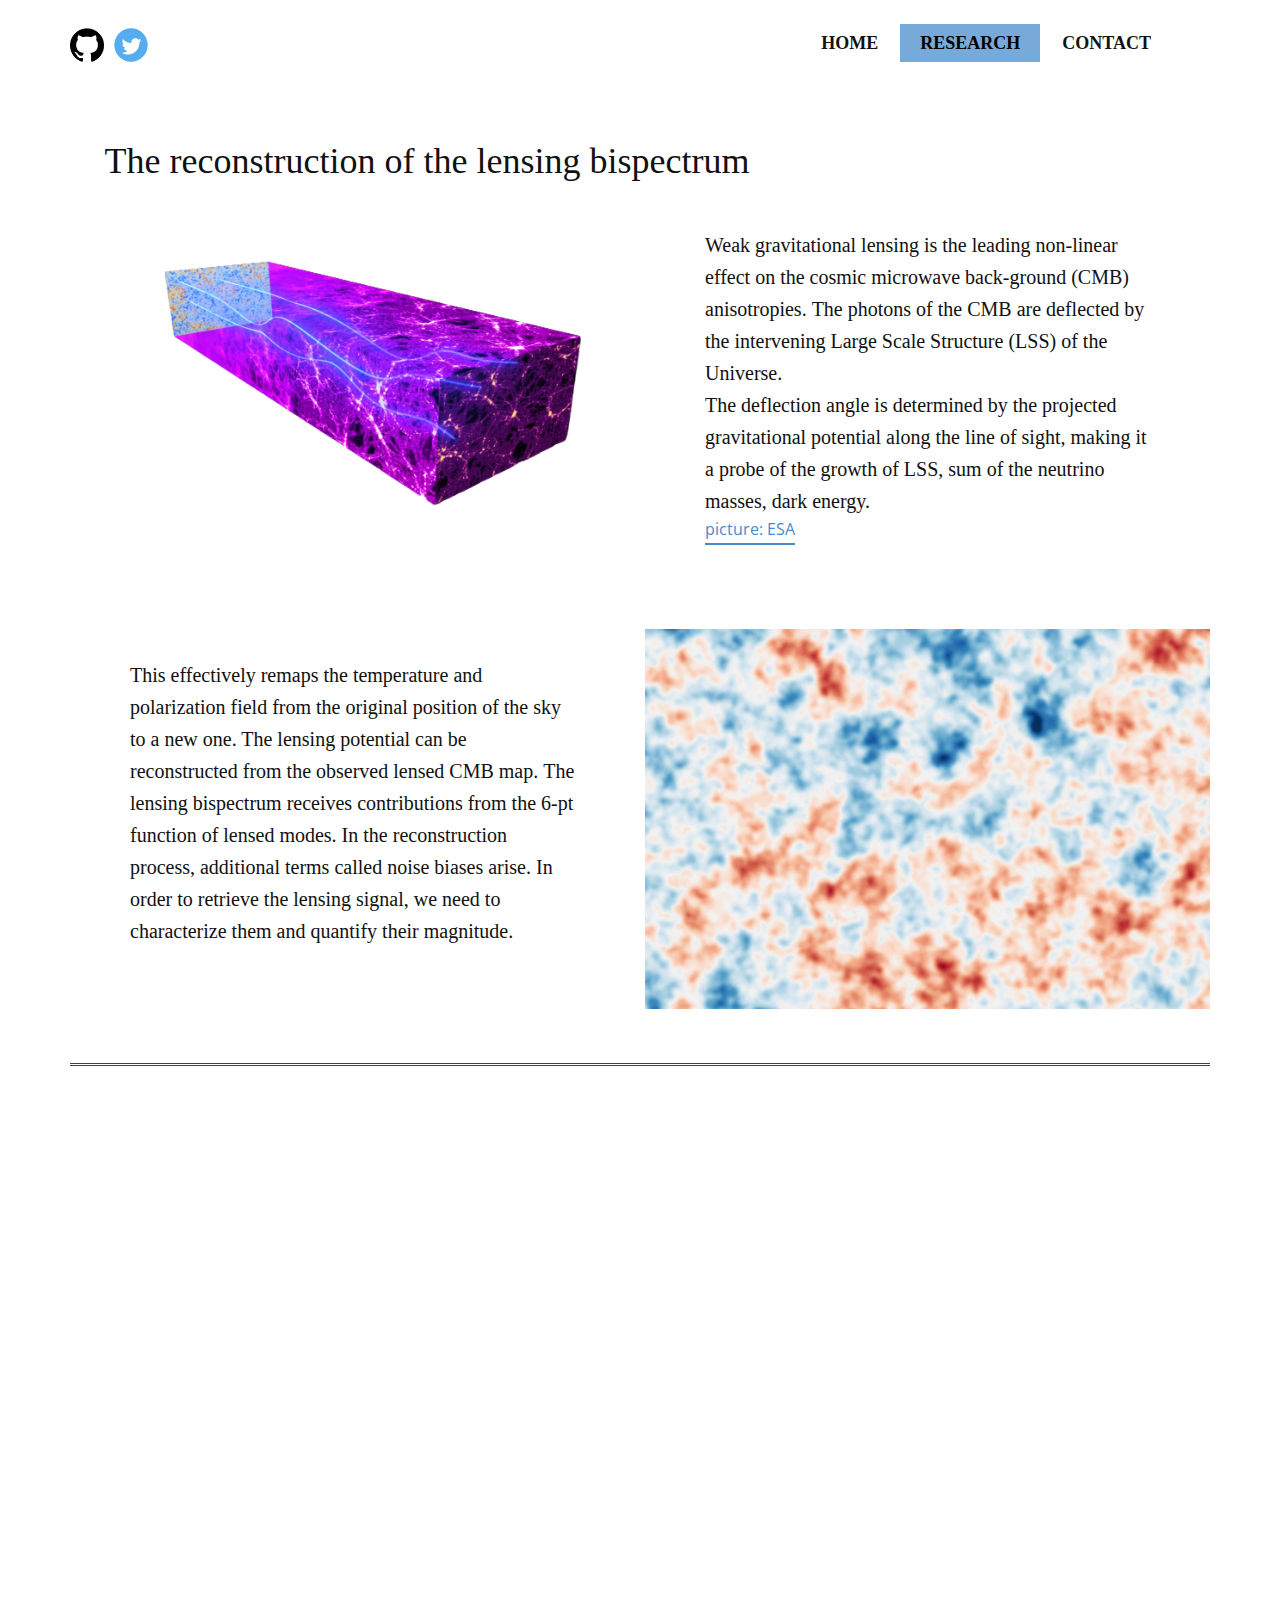
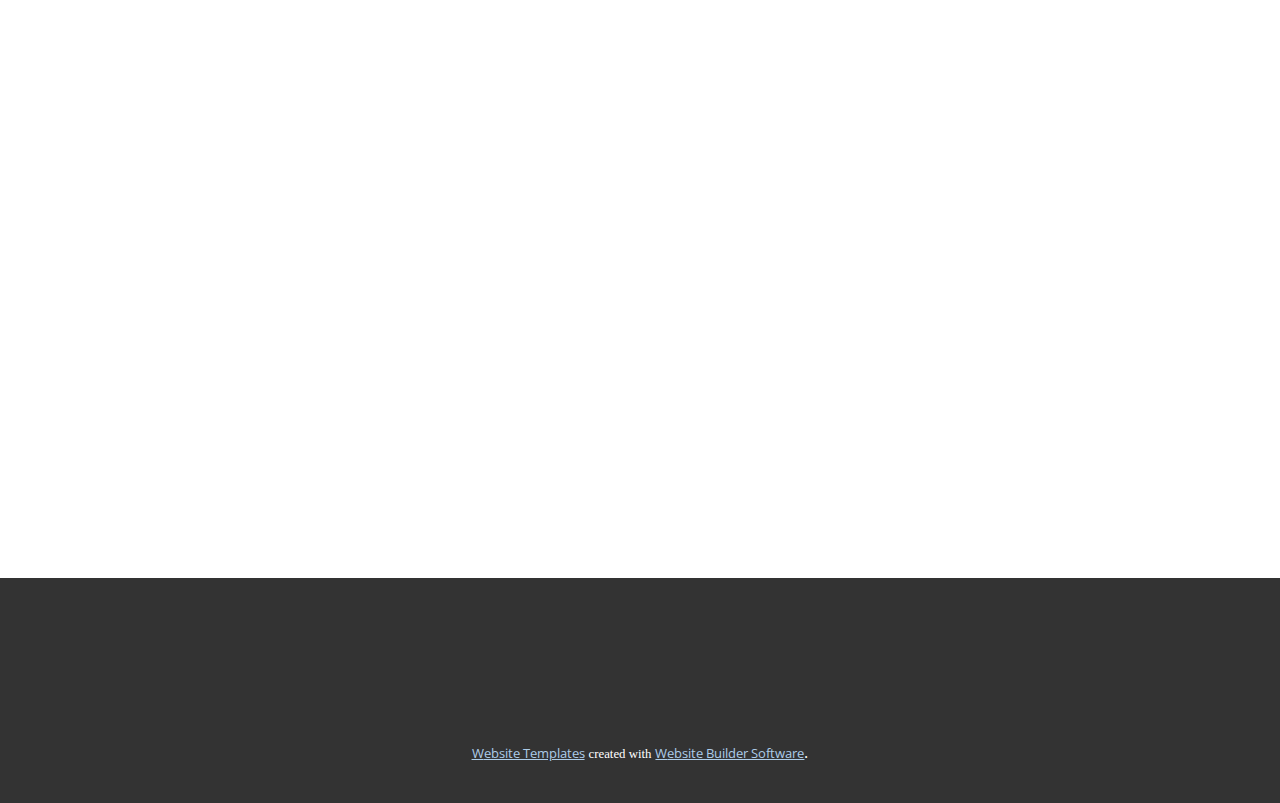
<file: Research.html>
<!DOCTYPE html>
<html style="font-size: 16px;">
  <head>
    <meta name="viewport" content="width=device-width, initial-scale=1.0">
    <meta charset="utf-8">
    <meta name="keywords" content="">
    <meta name="description" content="">
    <meta name="page_type" content="np-template-header-footer-from-plugin">
    <title>Research</title>
    <link rel="stylesheet" href="nicepage.css" media="screen">
<link rel="stylesheet" href="Research.css" media="screen">
    <script class="u-script" type="text/javascript" src="jquery.js" defer=""></script>
    <script class="u-script" type="text/javascript" src="nicepage.js" defer=""></script>
    <meta name="generator" content="Nicepage 4.3.0, nicepage.com">
    <link id="u-theme-google-font" rel="stylesheet" href="https://fonts.googleapis.com/css?family=Roboto:100,100i,300,300i,400,400i,500,500i,700,700i,900,900i|Open+Sans:300,300i,400,400i,600,600i,700,700i,800,800i">
    
    
    
    
    <script type="application/ld+json">{
		"@context": "http://schema.org",
		"@type": "Organization",
		"name": "Site1",
		"sameAs": [
				"https://github.com/albakalaja",
				"https://twitter.com/alba_kalaja"
		]
}</script>
    <meta name="theme-color" content="#478ac9">
    <meta name="twitter:site" content="@">
    <meta name="twitter:card" content="summary_large_image">
    <meta name="twitter:title" content="Research">
    <meta name="twitter:description" content="Site1">
    <meta property="og:title" content="Research">
    <meta property="og:description" content="">
    <meta property="og:type" content="website">
  </head>
  <body class="u-body"><header class="u-align-center-sm u-align-center-xs u-clearfix u-header u-white u-header" id="sec-b82c"><div class="u-clearfix u-sheet u-sheet-1">
        <nav class="u-menu u-menu-dropdown u-offcanvas u-menu-1">
          <div class="menu-collapse u-custom-font u-font-georgia" style="font-size: 1.125rem; letter-spacing: 0px; font-weight: 700; text-transform: uppercase;">
            <a class="u-button-style u-custom-active-border-color u-custom-active-color u-custom-border u-custom-border-color u-custom-borders u-custom-hover-border-color u-custom-hover-color u-custom-left-right-menu-spacing u-custom-padding-bottom u-custom-text-active-color u-custom-text-color u-custom-text-hover-color u-custom-top-bottom-menu-spacing u-nav-link" href="#" style="padding: 1px 0px; font-size: calc(1em + 2px);">
              <svg class="u-svg-link" viewBox="0 0 24 24"><use xmlns:xlink="http://www.w3.org/1999/xlink" xlink:href="#svg-93d9"></use></svg>
              <svg class="u-svg-content" version="1.1" id="svg-93d9" viewBox="0 0 16 16" x="0px" y="0px" xmlns:xlink="http://www.w3.org/1999/xlink" xmlns="http://www.w3.org/2000/svg"><g><rect y="1" width="16" height="2"></rect><rect y="7" width="16" height="2"></rect><rect y="13" width="16" height="2"></rect>
</g></svg>
            </a>
          </div>
          <div class="u-custom-menu u-nav-container">
            <ul class="u-custom-font u-font-georgia u-nav u-spacing-2 u-unstyled u-nav-1"><li class="u-nav-item"><a class="u-active-palette-1-light-1 u-border-active-palette-1-base u-border-hover-palette-1-base u-button-style u-hover-palette-1-light-2 u-nav-link u-text-active-black u-text-body-color u-text-hover-grey-90" href="Home.html" style="padding: 10px 20px;">Home</a>
</li><li class="u-nav-item"><a class="u-active-palette-1-light-1 u-border-active-palette-1-base u-border-hover-palette-1-base u-button-style u-hover-palette-1-light-2 u-nav-link u-text-active-black u-text-body-color u-text-hover-grey-90" href="Home.html#sec-0445" data-page-id="977917395" style="padding: 10px 20px;">Research</a>
</li><li class="u-nav-item"><a class="u-active-palette-1-light-1 u-border-active-palette-1-base u-border-hover-palette-1-base u-button-style u-hover-palette-1-light-2 u-nav-link u-text-active-black u-text-body-color u-text-hover-grey-90" href="Contact.html" style="padding: 10px 20px;">Contact</a>
</li></ul>
          </div>
          <div class="u-custom-menu u-nav-container-collapse">
            <div class="u-black u-container-style u-inner-container-layout u-opacity u-opacity-95 u-sidenav">
              <div class="u-inner-container-layout u-sidenav-overflow">
                <div class="u-menu-close"></div>
                <ul class="u-align-center u-nav u-popupmenu-items u-unstyled u-nav-2"><li class="u-nav-item"><a class="u-button-style u-nav-link" href="Home.html" style="padding: 10px 20px;">Home</a>
</li><li class="u-nav-item"><a class="u-button-style u-nav-link" href="Home.html#sec-0445" data-page-id="977917395" style="padding: 10px 20px;">Research</a>
</li><li class="u-nav-item"><a class="u-button-style u-nav-link" href="Contact.html" style="padding: 10px 20px;">Contact</a>
</li></ul>
              </div>
            </div>
            <div class="u-black u-menu-overlay u-opacity u-opacity-70"></div>
          </div>
        </nav>
        <div class="u-social-icons u-spacing-10 u-social-icons-1">
          <a class="u-social-url" target="_blank" data-type="Custom" title="github" href="https://github.com/albakalaja"><span class="u-file-icon u-icon u-social-custom u-social-icon u-icon-1"><img src="images/733609.png" alt=""></span>
          </a>
          <a class="u-social-url" title="twitter" target="_blank" href="https://twitter.com/alba_kalaja"><span class="u-icon u-social-icon u-social-twitter u-icon-2"><svg class="u-svg-link" preserveAspectRatio="xMidYMin slice" viewBox="0 0 112 112" style=""><use xmlns:xlink="http://www.w3.org/1999/xlink" xlink:href="#svg-9d56"></use></svg><svg class="u-svg-content" viewBox="0 0 112 112" x="0" y="0" id="svg-9d56"><circle fill="currentColor" class="st0" cx="56.1" cy="56.1" r="55"></circle><path fill="#FFFFFF" d="M83.8,47.3c0,0.6,0,1.2,0,1.7c0,17.7-13.5,38.2-38.2,38.2C38,87.2,31,85,25,81.2c1,0.1,2.1,0.2,3.2,0.2
            c6.3,0,12.1-2.1,16.7-5.7c-5.9-0.1-10.8-4-12.5-9.3c0.8,0.2,1.7,0.2,2.5,0.2c1.2,0,2.4-0.2,3.5-0.5c-6.1-1.2-10.8-6.7-10.8-13.1
            c0-0.1,0-0.1,0-0.2c1.8,1,3.9,1.6,6.1,1.7c-3.6-2.4-6-6.5-6-11.2c0-2.5,0.7-4.8,1.8-6.7c6.6,8.1,16.5,13.5,27.6,14
            c-0.2-1-0.3-2-0.3-3.1c0-7.4,6-13.4,13.4-13.4c3.9,0,7.3,1.6,9.8,4.2c3.1-0.6,5.9-1.7,8.5-3.3c-1,3.1-3.1,5.8-5.9,7.4
            c2.7-0.3,5.3-1,7.7-2.1C88.7,43,86.4,45.4,83.8,47.3z"></path></svg></span>
          </a>
        </div>
      </div></header> 
    <section class="u-clearfix u-section-1" id="sec-2e19">
      <div class="u-clearfix u-sheet u-sheet-1">
        <h3 class="u-text u-text-1">The reconstruction of the lensing bispectrum</h3>
        <div class="u-clearfix u-expanded-width u-gutter-10 u-layout-wrap u-layout-wrap-1">
          <div class="u-layout">
            <div class="u-layout-col">
              <div class="u-size-30">
                <div class="u-layout-row">
                  <div class="u-container-style u-layout-cell u-left-cell u-size-30 u-layout-cell-1" src="">
                    <div class="u-container-layout u-container-layout-1">
                      <img class="u-image u-image-1" src="images/47k6lnk4fuzwmlt2j33lu1567216822028-Planck_gravitational_lensing_CMB_625-removebg-previewSREZ.png" data-image-width="1250" data-image-height="704" data-href="https://sci.esa.int/web/planck/-/51606-gravitational-lensing-of-the-cosmic-microwave-background">
                    </div>
                  </div>
                  <div class="u-align-left u-container-style u-layout-cell u-right-cell u-size-30 u-layout-cell-2">
                    <div class="u-container-layout u-container-layout-2">
                      <p class="u-text u-text-2"> Weak  gravitational  lensing  is  the  leading  non-linear  effect  on  the  cosmic  microwave  back-ground (CMB) anisotropies.&nbsp;The photons of the CMB are deflected by the intervening Large Scale Structure (LSS) of the Universe.&nbsp;<br>The deflection angle is determined by the projected gravitational potential along the line of sight, making it a probe of the growth of LSS, sum of the neutrino masses, dark energy.
                      </p>
                      <a href="https://sci.esa.int/web/planck/-/51606-gravitational-lensing-of-the-cosmic-microwave-background" class="u-active-none u-border-2 u-border-hover-white u-border-palette-1-base u-bottom-left-radius-0 u-bottom-right-radius-0 u-btn u-button-style u-hover-none u-none u-radius-0 u-text-hover-palette-2-base u-text-palette-1-base u-top-left-radius-0 u-top-right-radius-0 u-btn-1">picture: ESA</a>
                    </div>
                  </div>
                </div>
              </div>
              <div class="u-size-30">
                <div class="u-layout-row">
                  <div class="u-align-left u-container-style u-layout-cell u-left-cell u-size-30 u-layout-cell-3">
                    <div class="u-container-layout u-container-layout-3">
                      <p class="u-text u-text-3"> This effectively remaps the temperature and polarization field from the original position of the sky to a new one. The lensing potential can be reconstructed from the observed lensed CMB map.&nbsp;​The lensing bispectrum receives contributions from the 6-pt function of lensed modes. In the reconstruction process, additional terms called noise biases arise. In order to retrieve the lensing signal, we need to characterize them and quantify their magnitude.</p>
                    </div>
                  </div>
                  <div class="u-container-style u-image u-layout-cell u-right-cell u-size-30 u-image-2" src="" data-image-width="500" data-image-height="281">
                    <div class="u-container-layout u-valign-middle u-container-layout-4"></div>
                  </div>
                </div>
              </div>
            </div>
          </div>
        </div>
        <div class="u-border-3 u-border-grey-dark-1 u-expanded-width u-line u-line-horizontal u-line-1"></div>
      </div>
    </section>
    <section class="u-align-center u-clearfix u-section-2" id="sec-f6f9">
      <div class="u-clearfix u-sheet u-sheet-1"></div>
    </section>
    <section class="u-clearfix u-section-3" id="sec-6c78">
      <div class="u-align-left u-clearfix u-sheet u-sheet-1"></div>
    </section>
    
    
    <footer class="u-align-center u-clearfix u-footer u-grey-80 u-footer" id="sec-0e18"><div class="u-clearfix u-sheet u-sheet-1">
        <p class="u-small-text u-text u-text-variant u-text-1">&nbsp;&nbsp;</p>
      </div></footer>
    <section class="u-backlink u-clearfix u-grey-80">
      <a class="u-link" href="https://nicepage.com/website-templates" target="_blank">
        <span>Website Templates</span>
      </a>
      <p class="u-text">
        <span>created with</span>
      </p>
      <a class="u-link" href="" target="_blank">
        <span>Website Builder Software</span>
      </a>. 
    </section>
  </body>
</html>
</file>
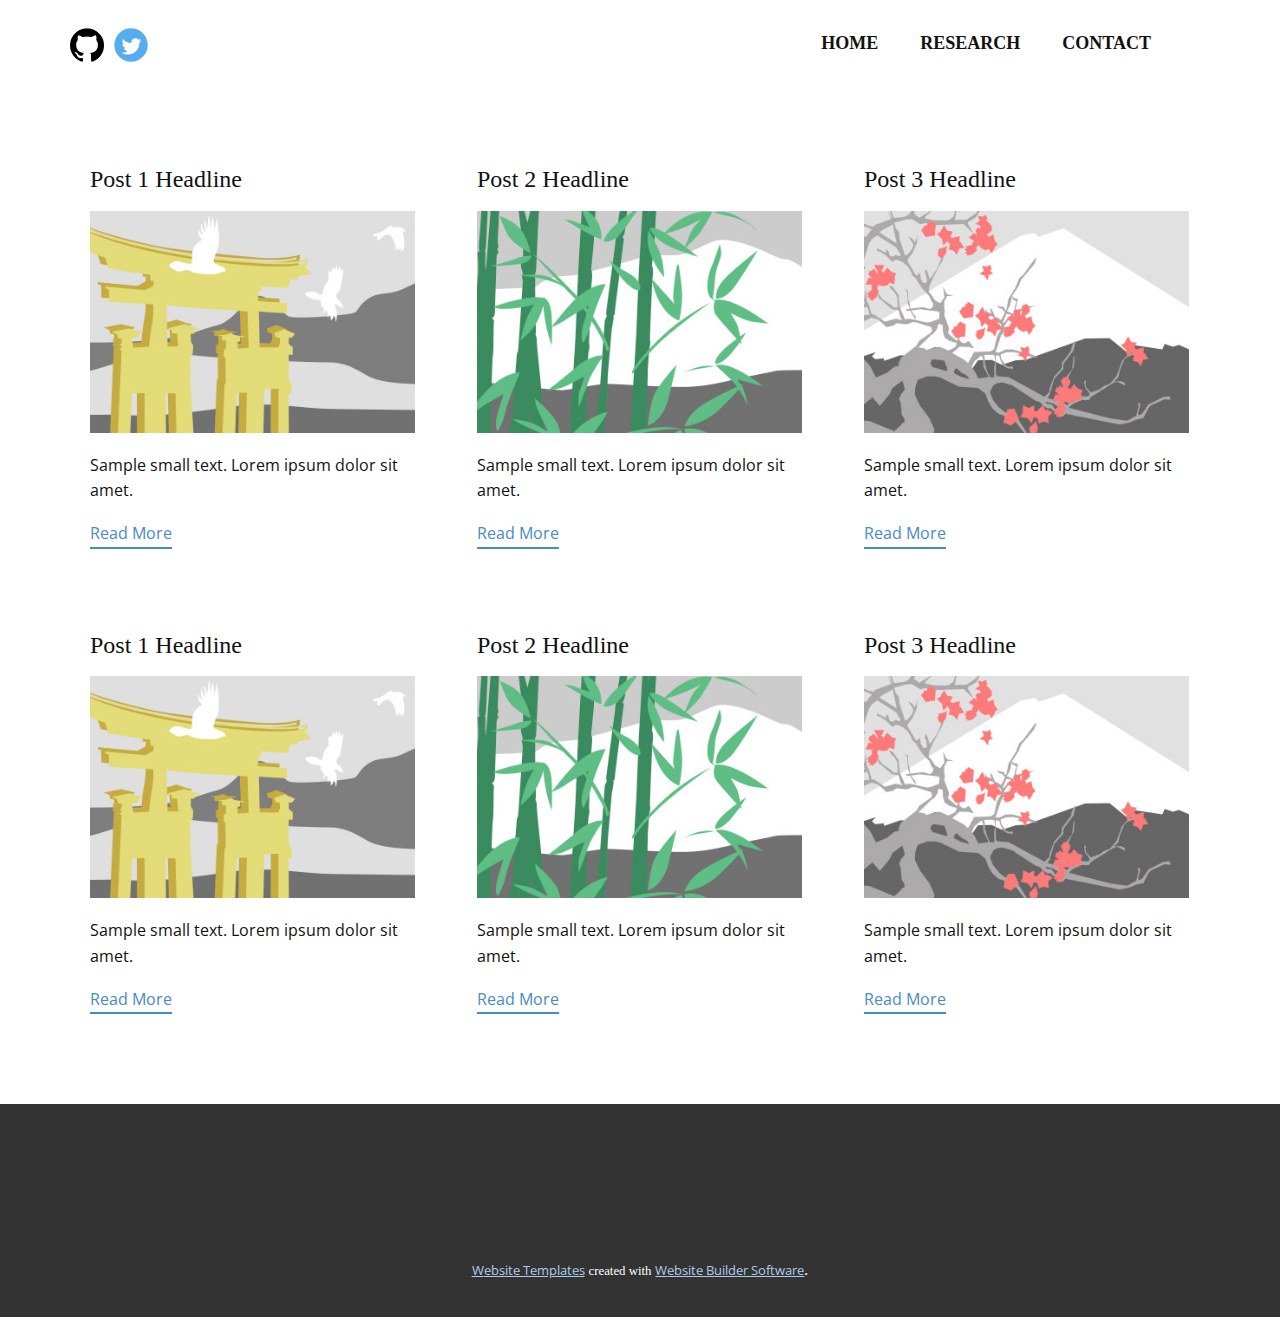
<file: blog/blog.html>
<html style="font-size: 16px;"><head>
    <meta name="viewport" content="width=device-width, initial-scale=1.0">
    <meta charset="utf-8">
    <meta name="keywords" content="">
    <meta name="description" content="">
    <meta name="page_type" content="np-template-header-footer-from-plugin">
    <title>Blog Template</title>
    <link rel="stylesheet" href="../nicepage.css" media="screen">
<link rel="stylesheet" href="../Blog-Template.css" media="screen">
    <script class="u-script" type="text/javascript" src="../jquery.js" defer=""></script>
    <script class="u-script" type="text/javascript" src="../nicepage.js" defer=""></script>
    <meta name="generator" content="Nicepage 4.3.0, nicepage.com">
    <link id="u-theme-google-font" rel="stylesheet" href="https://fonts.googleapis.com/css?family=Roboto:100,100i,300,300i,400,400i,500,500i,700,700i,900,900i|Open+Sans:300,300i,400,400i,600,600i,700,700i,800,800i">
    
    
    <script type="application/ld+json">{
		"@context": "http://schema.org",
		"@type": "Organization",
		"name": "Site1",
		"sameAs": [
				"https://github.com/albakalaja",
				"https://twitter.com/alba_kalaja"
		]
}</script>
    <meta name="theme-color" content="#478ac9">
    <meta name="twitter:site" content="@">
    <meta name="twitter:card" content="summary_large_image">
    <meta name="twitter:title" content="Blog Template">
    <meta name="twitter:description" content="Site1">
  </head>
  <body class="u-body"><header class="u-align-center-sm u-align-center-xs u-clearfix u-header u-white u-header" id="sec-b82c"><div class="u-clearfix u-sheet u-sheet-1">
        <nav class="u-menu u-menu-dropdown u-offcanvas u-menu-1">
          <div class="menu-collapse u-custom-font u-font-georgia" style="font-size: 1.125rem; letter-spacing: 0px; font-weight: 700; text-transform: uppercase;">
            <a class="u-button-style u-custom-active-border-color u-custom-active-color u-custom-border u-custom-border-color u-custom-borders u-custom-hover-border-color u-custom-hover-color u-custom-left-right-menu-spacing u-custom-padding-bottom u-custom-text-active-color u-custom-text-color u-custom-text-hover-color u-custom-top-bottom-menu-spacing u-nav-link" href="#" style="padding: 1px 0px; font-size: calc(1em + 2px);">
              <svg class="u-svg-link" viewBox="0 0 24 24"><use xmlns:xlink="http://www.w3.org/1999/xlink" xlink:href="#svg-93d9"></use></svg>
              <svg class="u-svg-content" version="1.1" id="svg-93d9" viewBox="0 0 16 16" x="0px" y="0px" xmlns:xlink="http://www.w3.org/1999/xlink" xmlns="http://www.w3.org/2000/svg"><g><rect y="1" width="16" height="2"></rect><rect y="7" width="16" height="2"></rect><rect y="13" width="16" height="2"></rect>
</g></svg>
            </a>
          </div>
          <div class="u-custom-menu u-nav-container">
            <ul class="u-custom-font u-font-georgia u-nav u-spacing-2 u-unstyled u-nav-1"><li class="u-nav-item"><a class="u-active-palette-1-light-1 u-border-active-palette-1-base u-border-hover-palette-1-base u-button-style u-hover-palette-1-light-2 u-nav-link u-text-active-black u-text-body-color u-text-hover-grey-90" href="../Home.html" style="padding: 10px 20px;">Home</a>
</li><li class="u-nav-item"><a class="u-active-palette-1-light-1 u-border-active-palette-1-base u-border-hover-palette-1-base u-button-style u-hover-palette-1-light-2 u-nav-link u-text-active-black u-text-body-color u-text-hover-grey-90" href="../Home.html#sec-0445" data-page-id="977917395" style="padding: 10px 20px;">Research</a>
</li><li class="u-nav-item"><a class="u-active-palette-1-light-1 u-border-active-palette-1-base u-border-hover-palette-1-base u-button-style u-hover-palette-1-light-2 u-nav-link u-text-active-black u-text-body-color u-text-hover-grey-90" href="../Contact.html" style="padding: 10px 20px;">Contact</a>
</li></ul>
          </div>
          <div class="u-custom-menu u-nav-container-collapse">
            <div class="u-black u-container-style u-inner-container-layout u-opacity u-opacity-95 u-sidenav">
              <div class="u-inner-container-layout u-sidenav-overflow">
                <div class="u-menu-close"></div>
                <ul class="u-align-center u-nav u-popupmenu-items u-unstyled u-nav-2"><li class="u-nav-item"><a class="u-button-style u-nav-link" href="../Home.html" style="padding: 10px 20px;">Home</a>
</li><li class="u-nav-item"><a class="u-button-style u-nav-link" href="../Home.html#sec-0445" data-page-id="977917395" style="padding: 10px 20px;">Research</a>
</li><li class="u-nav-item"><a class="u-button-style u-nav-link" href="../Contact.html" style="padding: 10px 20px;">Contact</a>
</li></ul>
              </div>
            </div>
            <div class="u-black u-menu-overlay u-opacity u-opacity-70"></div>
          </div>
        </nav>
        <div class="u-social-icons u-spacing-10 u-social-icons-1">
          <a class="u-social-url" target="_blank" data-type="Custom" title="github" href="https://github.com/albakalaja"><span class="u-file-icon u-icon u-social-custom u-social-icon u-icon-1"><img src="../images/733609.png" alt=""></span>
          </a>
          <a class="u-social-url" title="twitter" target="_blank" href="https://twitter.com/alba_kalaja"><span class="u-icon u-social-icon u-social-twitter u-icon-2"><svg class="u-svg-link" preserveAspectRatio="xMidYMin slice" viewBox="0 0 112 112" style=""><use xmlns:xlink="http://www.w3.org/1999/xlink" xlink:href="#svg-9d56"></use></svg><svg class="u-svg-content" viewBox="0 0 112 112" x="0" y="0" id="svg-9d56"><circle fill="currentColor" class="st0" cx="56.1" cy="56.1" r="55"></circle><path fill="#FFFFFF" d="M83.8,47.3c0,0.6,0,1.2,0,1.7c0,17.7-13.5,38.2-38.2,38.2C38,87.2,31,85,25,81.2c1,0.1,2.1,0.2,3.2,0.2
            c6.3,0,12.1-2.1,16.7-5.7c-5.9-0.1-10.8-4-12.5-9.3c0.8,0.2,1.7,0.2,2.5,0.2c1.2,0,2.4-0.2,3.5-0.5c-6.1-1.2-10.8-6.7-10.8-13.1
            c0-0.1,0-0.1,0-0.2c1.8,1,3.9,1.6,6.1,1.7c-3.6-2.4-6-6.5-6-11.2c0-2.5,0.7-4.8,1.8-6.7c6.6,8.1,16.5,13.5,27.6,14
            c-0.2-1-0.3-2-0.3-3.1c0-7.4,6-13.4,13.4-13.4c3.9,0,7.3,1.6,9.8,4.2c3.1-0.6,5.9-1.7,8.5-3.3c-1,3.1-3.1,5.8-5.9,7.4
            c2.7-0.3,5.3-1,7.7-2.1C88.7,43,86.4,45.4,83.8,47.3z"></path></svg></span>
          </a>
        </div>
      </div></header>
    <section class="u-clearfix u-section-1" id="sec-3692">
      <div class="u-clearfix u-sheet u-valign-middle u-sheet-1"><!--blog--><!--blog_options_json--><!--{"type":"Recent","source":"","tags":"","count":""}--><!--/blog_options_json-->
        <div class="u-blog u-expanded-width u-repeater u-repeater-1"><!--blog_post-->
          <div class="u-blog-post u-container-style u-repeater-item u-white u-repeater-item-1">
            <div class="u-container-layout u-similar-container u-valign-top u-container-layout-1"><!--blog_post_header-->
              <h4 class="u-blog-control u-text u-text-1">
                <a class="u-post-header-link" href="../blog/post-5.html"><!--blog_post_header_content-->Post 1 Headline<!--/blog_post_header_content--></a>
              </h4><!--/blog_post_header--><!--blog_post_image-->
              <a class="u-post-header-link" href="../blog/post-5.html"><img alt="" class="u-blog-control u-expanded-width u-image u-image-default u-image-1" src="[data-uri]"></a><!--/blog_post_image--><!--blog_post_content-->
              <div class="u-blog-control u-post-content u-text u-text-2 fr-view">Sample small text. Lorem ipsum dolor sit amet.</div><!--/blog_post_content--><!--blog_post_readmore-->
              <a href="../blog/post-5.html" class="u-blog-control u-border-2 u-border-palette-1-base u-btn u-btn-rectangle u-button-style u-none u-btn-1"><!--blog_post_readmore_content--><!--options_json--><!--{"content":"","defaultValue":"Read More"}--><!--/options_json-->Read More<!--/blog_post_readmore_content--></a><!--/blog_post_readmore-->
            </div>
          </div><div class="u-blog-post u-container-style u-repeater-item u-video-cover u-white">
            <div class="u-container-layout u-similar-container u-valign-top u-container-layout-2"><!--blog_post_header-->
              <h4 class="u-blog-control u-text u-text-3">
                <a class="u-post-header-link" href="../blog/post-4.html"><!--blog_post_header_content-->Post 2 Headline<!--/blog_post_header_content--></a>
              </h4><!--/blog_post_header--><!--blog_post_image-->
              <a class="u-post-header-link" href="../blog/post-4.html"><img alt="" class="u-blog-control u-expanded-width u-image u-image-default u-image-2" src="[data-uri]"></a><!--/blog_post_image--><!--blog_post_content-->
              <div class="u-blog-control u-post-content u-text u-text-4 fr-view">Sample small text. Lorem ipsum dolor sit amet.</div><!--/blog_post_content--><!--blog_post_readmore-->
              <a href="../blog/post-4.html" class="u-blog-control u-border-2 u-border-palette-1-base u-btn u-btn-rectangle u-button-style u-none u-btn-2"><!--blog_post_readmore_content--><!--options_json--><!--{"content":"","defaultValue":"Read More"}--><!--/options_json-->Read More<!--/blog_post_readmore_content--></a><!--/blog_post_readmore-->
            </div>
          </div><div class="u-blog-post u-container-style u-repeater-item u-video-cover u-white">
            <div class="u-container-layout u-similar-container u-valign-top u-container-layout-3"><!--blog_post_header-->
              <h4 class="u-blog-control u-text u-text-5">
                <a class="u-post-header-link" href="../blog/post-3.html"><!--blog_post_header_content-->Post 3 Headline<!--/blog_post_header_content--></a>
              </h4><!--/blog_post_header--><!--blog_post_image-->
              <a class="u-post-header-link" href="../blog/post-3.html"><img alt="" class="u-blog-control u-expanded-width u-image u-image-default u-image-3" src="[data-uri]"></a><!--/blog_post_image--><!--blog_post_content-->
              <div class="u-blog-control u-post-content u-text u-text-6 fr-view">Sample small text. Lorem ipsum dolor sit amet.</div><!--/blog_post_content--><!--blog_post_readmore-->
              <a href="../blog/post-3.html" class="u-blog-control u-border-2 u-border-palette-1-base u-btn u-btn-rectangle u-button-style u-none u-btn-3"><!--blog_post_readmore_content--><!--options_json--><!--{"content":"","defaultValue":"Read More"}--><!--/options_json-->Read More<!--/blog_post_readmore_content--></a><!--/blog_post_readmore-->
            </div>
          </div><div class="u-blog-post u-container-style u-repeater-item u-white u-repeater-item-1">
            <div class="u-container-layout u-similar-container u-valign-top u-container-layout-1"><!--blog_post_header-->
              <h4 class="u-blog-control u-text u-text-1">
                <a class="u-post-header-link" href="../blog/post-2.html"><!--blog_post_header_content-->Post 1 Headline<!--/blog_post_header_content--></a>
              </h4><!--/blog_post_header--><!--blog_post_image-->
              <a class="u-post-header-link" href="../blog/post-2.html"><img alt="" class="u-blog-control u-expanded-width u-image u-image-default u-image-1" src="[data-uri]"></a><!--/blog_post_image--><!--blog_post_content-->
              <div class="u-blog-control u-post-content u-text u-text-2 fr-view">Sample small text. Lorem ipsum dolor sit amet.</div><!--/blog_post_content--><!--blog_post_readmore-->
              <a href="../blog/post-2.html" class="u-blog-control u-border-2 u-border-palette-1-base u-btn u-btn-rectangle u-button-style u-none u-btn-1"><!--blog_post_readmore_content--><!--options_json--><!--{"content":"","defaultValue":"Read More"}--><!--/options_json-->Read More<!--/blog_post_readmore_content--></a><!--/blog_post_readmore-->
            </div>
          </div><div class="u-blog-post u-container-style u-repeater-item u-video-cover u-white">
            <div class="u-container-layout u-similar-container u-valign-top u-container-layout-2"><!--blog_post_header-->
              <h4 class="u-blog-control u-text u-text-3">
                <a class="u-post-header-link" href="../blog/post-1.html"><!--blog_post_header_content-->Post 2 Headline<!--/blog_post_header_content--></a>
              </h4><!--/blog_post_header--><!--blog_post_image-->
              <a class="u-post-header-link" href="../blog/post-1.html"><img alt="" class="u-blog-control u-expanded-width u-image u-image-default u-image-2" src="[data-uri]"></a><!--/blog_post_image--><!--blog_post_content-->
              <div class="u-blog-control u-post-content u-text u-text-4 fr-view">Sample small text. Lorem ipsum dolor sit amet.</div><!--/blog_post_content--><!--blog_post_readmore-->
              <a href="../blog/post-1.html" class="u-blog-control u-border-2 u-border-palette-1-base u-btn u-btn-rectangle u-button-style u-none u-btn-2"><!--blog_post_readmore_content--><!--options_json--><!--{"content":"","defaultValue":"Read More"}--><!--/options_json-->Read More<!--/blog_post_readmore_content--></a><!--/blog_post_readmore-->
            </div>
          </div><div class="u-blog-post u-container-style u-repeater-item u-video-cover u-white">
            <div class="u-container-layout u-similar-container u-valign-top u-container-layout-3"><!--blog_post_header-->
              <h4 class="u-blog-control u-text u-text-5">
                <a class="u-post-header-link" href="../blog/post.html"><!--blog_post_header_content-->Post 3 Headline<!--/blog_post_header_content--></a>
              </h4><!--/blog_post_header--><!--blog_post_image-->
              <a class="u-post-header-link" href="../blog/post.html"><img alt="" class="u-blog-control u-expanded-width u-image u-image-default u-image-3" src="[data-uri]"></a><!--/blog_post_image--><!--blog_post_content-->
              <div class="u-blog-control u-post-content u-text u-text-6 fr-view">Sample small text. Lorem ipsum dolor sit amet.</div><!--/blog_post_content--><!--blog_post_readmore-->
              <a href="../blog/post.html" class="u-blog-control u-border-2 u-border-palette-1-base u-btn u-btn-rectangle u-button-style u-none u-btn-3"><!--blog_post_readmore_content--><!--options_json--><!--{"content":"","defaultValue":"Read More"}--><!--/options_json-->Read More<!--/blog_post_readmore_content--></a><!--/blog_post_readmore-->
            </div>
          </div><!--/blog_post--><!--blog_post-->
          <!--/blog_post--><!--blog_post-->
          <!--/blog_post-->
        </div><!--/blog-->
      </div>
    </section>
    
    
    <footer class="u-align-center u-clearfix u-footer u-grey-80 u-footer" id="sec-0e18"><div class="u-clearfix u-sheet u-sheet-1">
        <p class="u-small-text u-text u-text-variant u-text-1">&nbsp;&nbsp;</p>
      </div></footer>
    <section class="u-backlink u-clearfix u-grey-80">
      <a class="u-link" href="https://nicepage.com/website-templates" target="_blank">
        <span>Website Templates</span>
      </a>
      <p class="u-text">
        <span>created with</span>
      </p>
      <a class="u-link" href="" target="_blank">
        <span>Website Builder Software</span>
      </a>. 
    </section>
  
</body></html>
</file>
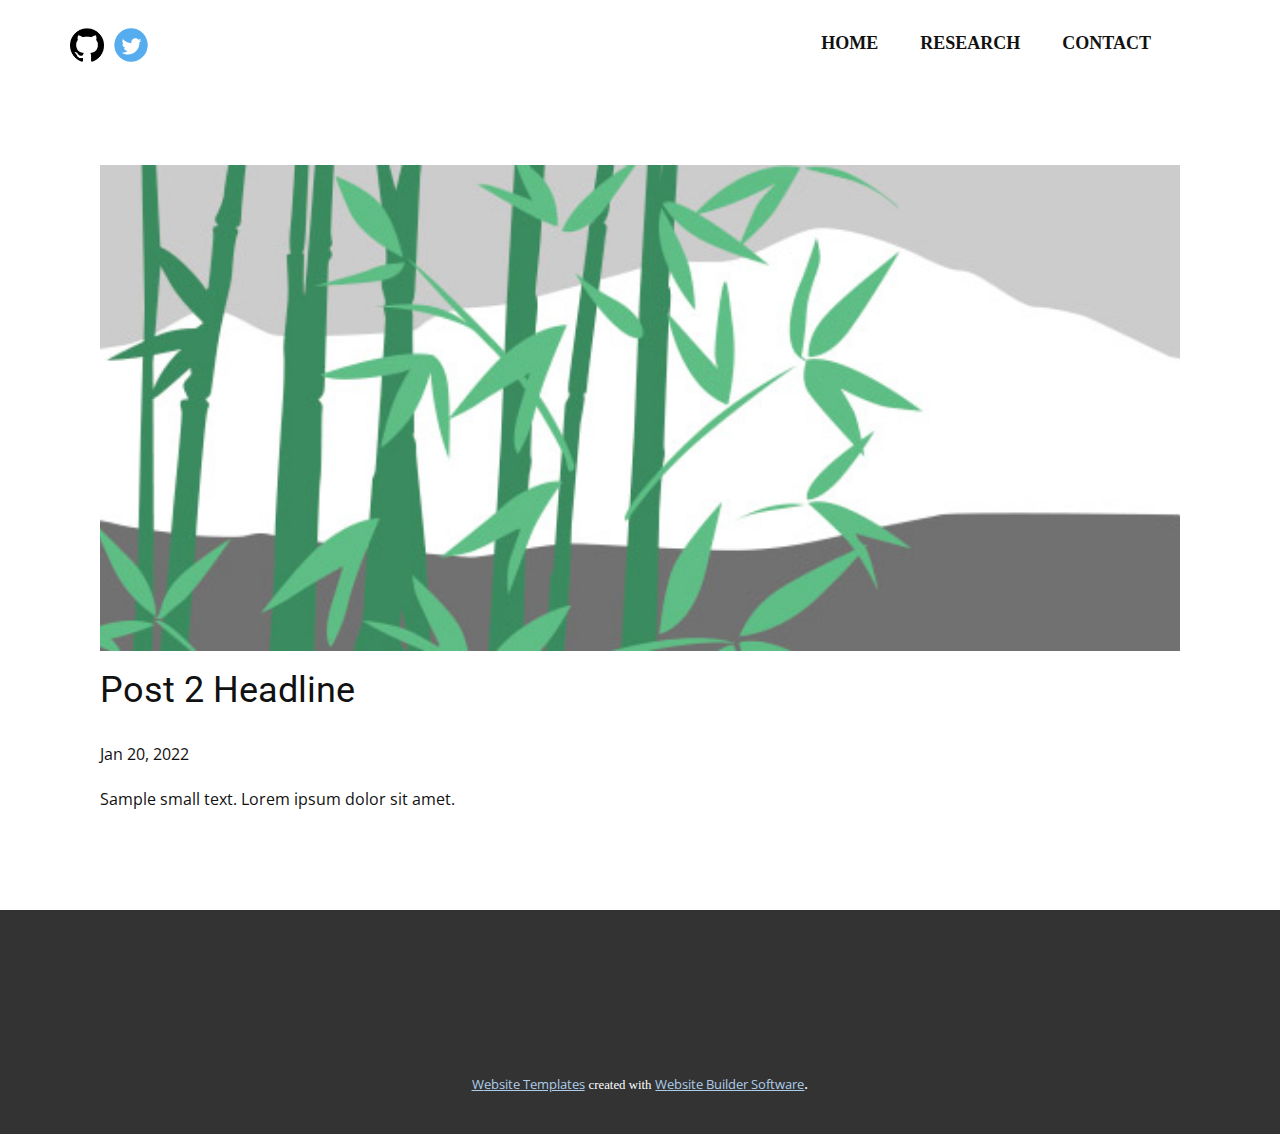
<file: blog/post-1.html>
<!doctype html>
<html style="font-size: 16px;"><head>
    <meta name="viewport" content="width=device-width, initial-scale=1.0">
    <meta charset="utf-8">
    <meta name="keywords" content="Post 1 Headline">
    <meta name="description" content="">
    <meta name="page_type" content="np-template-header-footer-from-plugin">
    <title>Post 2 Headline</title>
    <link rel="stylesheet" href="../nicepage.css" media="screen">
<link rel="stylesheet" href="../Post-Template.css" media="screen">
    <script class="u-script" type="text/javascript" src="../jquery.js" defer=""></script>
    <script class="u-script" type="text/javascript" src="../nicepage.js" defer=""></script>
    <meta name="generator" content="Nicepage 4.3.0, nicepage.com">
    <link id="u-theme-google-font" rel="stylesheet" href="https://fonts.googleapis.com/css?family=Roboto:100,100i,300,300i,400,400i,500,500i,700,700i,900,900i|Open+Sans:300,300i,400,400i,600,600i,700,700i,800,800i">
    
    
    <script type="application/ld+json">{
		"@context": "http://schema.org",
		"@type": "Organization",
		"name": "Site1",
		"sameAs": [
				"https://github.com/albakalaja",
				"https://twitter.com/alba_kalaja"
		]
}</script>
    <meta name="theme-color" content="#478ac9">
    <meta name="twitter:site" content="@">
    <meta name="twitter:card" content="summary_large_image">
    <meta name="twitter:title" content="Post Template">
    <meta name="twitter:description" content="Site1">
  </head>
  <body class="u-body"><header class="u-align-center-sm u-align-center-xs u-clearfix u-header u-white u-header" id="sec-b82c"><div class="u-clearfix u-sheet u-sheet-1">
        <nav class="u-menu u-menu-dropdown u-offcanvas u-menu-1">
          <div class="menu-collapse u-custom-font u-font-georgia" style="font-size: 1.125rem; letter-spacing: 0px; font-weight: 700; text-transform: uppercase;">
            <a class="u-button-style u-custom-active-border-color u-custom-active-color u-custom-border u-custom-border-color u-custom-borders u-custom-hover-border-color u-custom-hover-color u-custom-left-right-menu-spacing u-custom-padding-bottom u-custom-text-active-color u-custom-text-color u-custom-text-hover-color u-custom-top-bottom-menu-spacing u-nav-link" href="#" style="padding: 1px 0px; font-size: calc(1em + 2px);">
              <svg class="u-svg-link" viewBox="0 0 24 24"><use xmlns:xlink="http://www.w3.org/1999/xlink" xlink:href="#svg-93d9"></use></svg>
              <svg class="u-svg-content" version="1.1" id="svg-93d9" viewBox="0 0 16 16" x="0px" y="0px" xmlns:xlink="http://www.w3.org/1999/xlink" xmlns="http://www.w3.org/2000/svg"><g><rect y="1" width="16" height="2"></rect><rect y="7" width="16" height="2"></rect><rect y="13" width="16" height="2"></rect>
</g></svg>
            </a>
          </div>
          <div class="u-custom-menu u-nav-container">
            <ul class="u-custom-font u-font-georgia u-nav u-spacing-2 u-unstyled u-nav-1"><li class="u-nav-item"><a class="u-active-palette-1-light-1 u-border-active-palette-1-base u-border-hover-palette-1-base u-button-style u-hover-palette-1-light-2 u-nav-link u-text-active-black u-text-body-color u-text-hover-grey-90" href="../Home.html" style="padding: 10px 20px;">Home</a>
</li><li class="u-nav-item"><a class="u-active-palette-1-light-1 u-border-active-palette-1-base u-border-hover-palette-1-base u-button-style u-hover-palette-1-light-2 u-nav-link u-text-active-black u-text-body-color u-text-hover-grey-90" href="../Home.html#sec-0445" data-page-id="977917395" style="padding: 10px 20px;">Research</a>
</li><li class="u-nav-item"><a class="u-active-palette-1-light-1 u-border-active-palette-1-base u-border-hover-palette-1-base u-button-style u-hover-palette-1-light-2 u-nav-link u-text-active-black u-text-body-color u-text-hover-grey-90" href="../Contact.html" style="padding: 10px 20px;">Contact</a>
</li></ul>
          </div>
          <div class="u-custom-menu u-nav-container-collapse">
            <div class="u-black u-container-style u-inner-container-layout u-opacity u-opacity-95 u-sidenav">
              <div class="u-inner-container-layout u-sidenav-overflow">
                <div class="u-menu-close"></div>
                <ul class="u-align-center u-nav u-popupmenu-items u-unstyled u-nav-2"><li class="u-nav-item"><a class="u-button-style u-nav-link" href="../Home.html" style="padding: 10px 20px;">Home</a>
</li><li class="u-nav-item"><a class="u-button-style u-nav-link" href="../Home.html#sec-0445" data-page-id="977917395" style="padding: 10px 20px;">Research</a>
</li><li class="u-nav-item"><a class="u-button-style u-nav-link" href="../Contact.html" style="padding: 10px 20px;">Contact</a>
</li></ul>
              </div>
            </div>
            <div class="u-black u-menu-overlay u-opacity u-opacity-70"></div>
          </div>
        </nav>
        <div class="u-social-icons u-spacing-10 u-social-icons-1">
          <a class="u-social-url" target="_blank" data-type="Custom" title="github" href="https://github.com/albakalaja"><span class="u-file-icon u-icon u-social-custom u-social-icon u-icon-1"><img src="../images/733609.png" alt=""></span>
          </a>
          <a class="u-social-url" title="twitter" target="_blank" href="https://twitter.com/alba_kalaja"><span class="u-icon u-social-icon u-social-twitter u-icon-2"><svg class="u-svg-link" preserveAspectRatio="xMidYMin slice" viewBox="0 0 112 112" style=""><use xmlns:xlink="http://www.w3.org/1999/xlink" xlink:href="#svg-9d56"></use></svg><svg class="u-svg-content" viewBox="0 0 112 112" x="0" y="0" id="svg-9d56"><circle fill="currentColor" class="st0" cx="56.1" cy="56.1" r="55"></circle><path fill="#FFFFFF" d="M83.8,47.3c0,0.6,0,1.2,0,1.7c0,17.7-13.5,38.2-38.2,38.2C38,87.2,31,85,25,81.2c1,0.1,2.1,0.2,3.2,0.2
            c6.3,0,12.1-2.1,16.7-5.7c-5.9-0.1-10.8-4-12.5-9.3c0.8,0.2,1.7,0.2,2.5,0.2c1.2,0,2.4-0.2,3.5-0.5c-6.1-1.2-10.8-6.7-10.8-13.1
            c0-0.1,0-0.1,0-0.2c1.8,1,3.9,1.6,6.1,1.7c-3.6-2.4-6-6.5-6-11.2c0-2.5,0.7-4.8,1.8-6.7c6.6,8.1,16.5,13.5,27.6,14
            c-0.2-1-0.3-2-0.3-3.1c0-7.4,6-13.4,13.4-13.4c3.9,0,7.3,1.6,9.8,4.2c3.1-0.6,5.9-1.7,8.5-3.3c-1,3.1-3.1,5.8-5.9,7.4
            c2.7-0.3,5.3-1,7.7-2.1C88.7,43,86.4,45.4,83.8,47.3z"></path></svg></span>
          </a>
        </div>
      </div></header>
    <section class="u-align-center u-clearfix u-section-1" id="sec-814b">
      <div class="u-clearfix u-sheet u-valign-middle-md u-valign-middle-sm u-valign-middle-xs u-sheet-1"><!--post_details--><!--post_details_options_json--><!--{"source":""}--><!--/post_details_options_json--><!--blog_post-->
        <div class="u-container-style u-expanded-width u-post-details u-post-details-1">
          <div class="u-container-layout u-valign-middle u-container-layout-1"><!--blog_post_image-->
            <img alt="" class="u-blog-control u-expanded-width u-image u-image-default u-image-1" src="[data-uri]"><!--/blog_post_image--><!--blog_post_header-->
            <h2 class="u-blog-control u-text u-text-1">Post 2 Headline</h2><!--/blog_post_header--><!--blog_post_metadata-->
            <div class="u-blog-control u-metadata u-metadata-1"><!--blog_post_metadata_date-->
              <span class="u-meta-date u-meta-icon">Jan 20, 2022</span><!--/blog_post_metadata_date--><!--blog_post_metadata_category-->
              <!--/blog_post_metadata_category--><!--blog_post_metadata_comments-->
              <!--/blog_post_metadata_comments-->
            </div><!--/blog_post_metadata--><!--blog_post_content-->
            <div class="u-align-justify u-blog-control u-post-content u-text u-text-2 fr-view">
  Sample small text. Lorem ipsum dolor sit amet.
  </div><!--/blog_post_content-->
          </div>
        </div><!--/blog_post--><!--/post_details-->
      </div>
    </section>
    
    
    <footer class="u-align-center u-clearfix u-footer u-grey-80 u-footer" id="sec-0e18"><div class="u-clearfix u-sheet u-sheet-1">
        <p class="u-small-text u-text u-text-variant u-text-1">&nbsp;&nbsp;</p>
      </div></footer>
    <section class="u-backlink u-clearfix u-grey-80">
      <a class="u-link" href="https://nicepage.com/website-templates" target="_blank">
        <span>Website Templates</span>
      </a>
      <p class="u-text">
        <span>created with</span>
      </p>
      <a class="u-link" href="" target="_blank">
        <span>Website Builder Software</span>
      </a>. 
    </section>
  
</body></html>
</file>
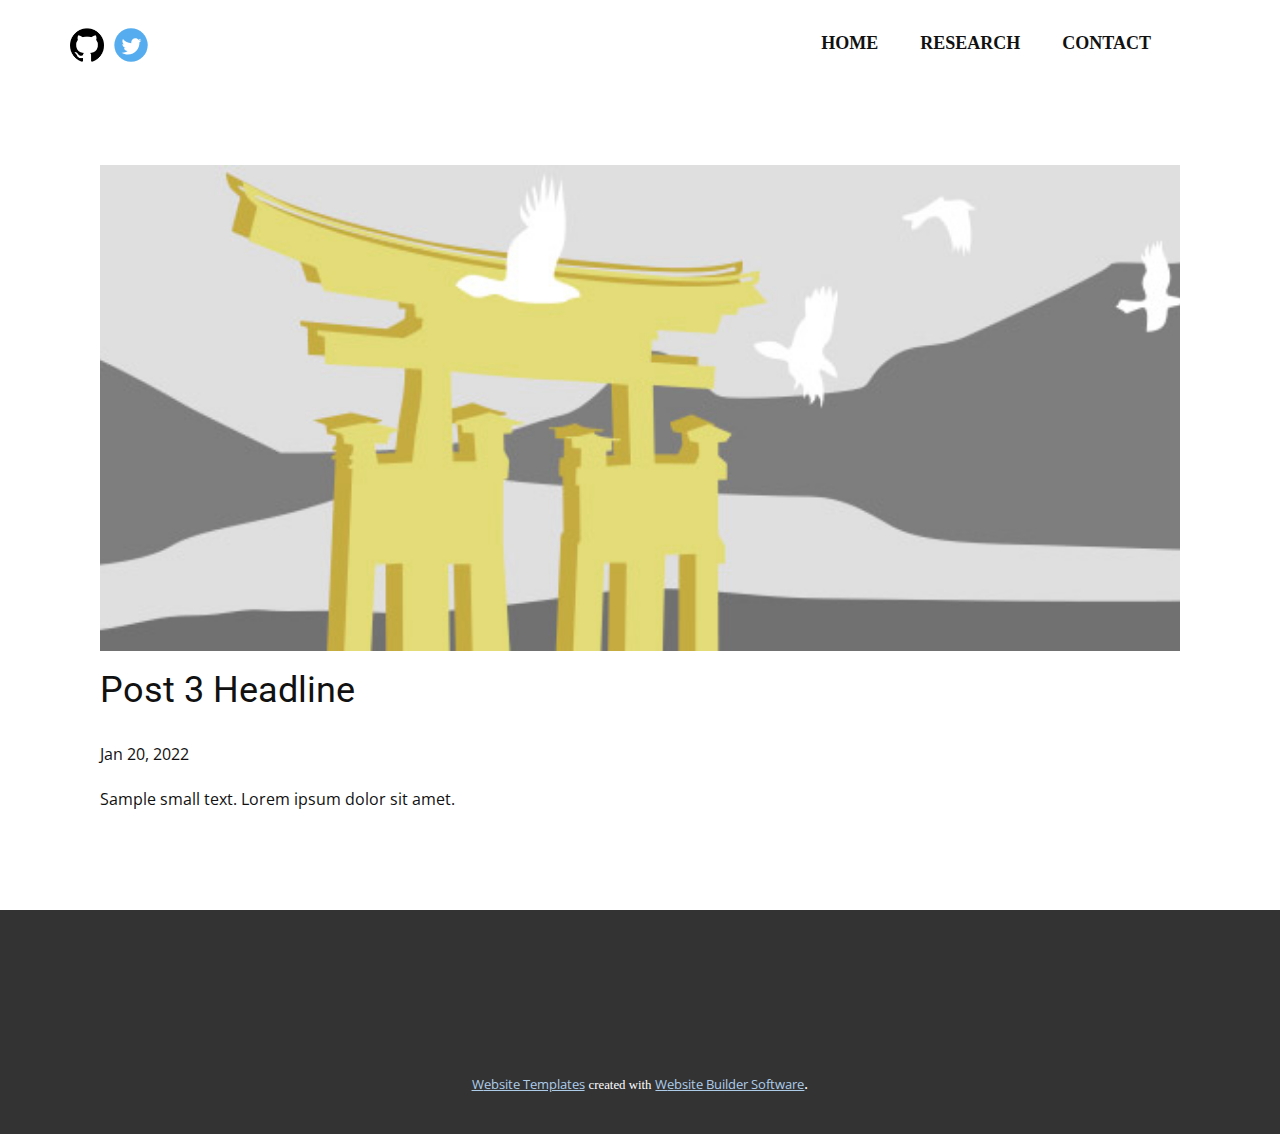
<file: blog/post-2.html>
<!doctype html>
<html style="font-size: 16px;"><head>
    <meta name="viewport" content="width=device-width, initial-scale=1.0">
    <meta charset="utf-8">
    <meta name="keywords" content="Post 1 Headline">
    <meta name="description" content="">
    <meta name="page_type" content="np-template-header-footer-from-plugin">
    <title>Post 3 Headline</title>
    <link rel="stylesheet" href="../nicepage.css" media="screen">
<link rel="stylesheet" href="../Post-Template.css" media="screen">
    <script class="u-script" type="text/javascript" src="../jquery.js" defer=""></script>
    <script class="u-script" type="text/javascript" src="../nicepage.js" defer=""></script>
    <meta name="generator" content="Nicepage 4.3.0, nicepage.com">
    <link id="u-theme-google-font" rel="stylesheet" href="https://fonts.googleapis.com/css?family=Roboto:100,100i,300,300i,400,400i,500,500i,700,700i,900,900i|Open+Sans:300,300i,400,400i,600,600i,700,700i,800,800i">
    
    
    <script type="application/ld+json">{
		"@context": "http://schema.org",
		"@type": "Organization",
		"name": "Site1",
		"sameAs": [
				"https://github.com/albakalaja",
				"https://twitter.com/alba_kalaja"
		]
}</script>
    <meta name="theme-color" content="#478ac9">
    <meta name="twitter:site" content="@">
    <meta name="twitter:card" content="summary_large_image">
    <meta name="twitter:title" content="Post Template">
    <meta name="twitter:description" content="Site1">
  </head>
  <body class="u-body"><header class="u-align-center-sm u-align-center-xs u-clearfix u-header u-white u-header" id="sec-b82c"><div class="u-clearfix u-sheet u-sheet-1">
        <nav class="u-menu u-menu-dropdown u-offcanvas u-menu-1">
          <div class="menu-collapse u-custom-font u-font-georgia" style="font-size: 1.125rem; letter-spacing: 0px; font-weight: 700; text-transform: uppercase;">
            <a class="u-button-style u-custom-active-border-color u-custom-active-color u-custom-border u-custom-border-color u-custom-borders u-custom-hover-border-color u-custom-hover-color u-custom-left-right-menu-spacing u-custom-padding-bottom u-custom-text-active-color u-custom-text-color u-custom-text-hover-color u-custom-top-bottom-menu-spacing u-nav-link" href="#" style="padding: 1px 0px; font-size: calc(1em + 2px);">
              <svg class="u-svg-link" viewBox="0 0 24 24"><use xmlns:xlink="http://www.w3.org/1999/xlink" xlink:href="#svg-93d9"></use></svg>
              <svg class="u-svg-content" version="1.1" id="svg-93d9" viewBox="0 0 16 16" x="0px" y="0px" xmlns:xlink="http://www.w3.org/1999/xlink" xmlns="http://www.w3.org/2000/svg"><g><rect y="1" width="16" height="2"></rect><rect y="7" width="16" height="2"></rect><rect y="13" width="16" height="2"></rect>
</g></svg>
            </a>
          </div>
          <div class="u-custom-menu u-nav-container">
            <ul class="u-custom-font u-font-georgia u-nav u-spacing-2 u-unstyled u-nav-1"><li class="u-nav-item"><a class="u-active-palette-1-light-1 u-border-active-palette-1-base u-border-hover-palette-1-base u-button-style u-hover-palette-1-light-2 u-nav-link u-text-active-black u-text-body-color u-text-hover-grey-90" href="../Home.html" style="padding: 10px 20px;">Home</a>
</li><li class="u-nav-item"><a class="u-active-palette-1-light-1 u-border-active-palette-1-base u-border-hover-palette-1-base u-button-style u-hover-palette-1-light-2 u-nav-link u-text-active-black u-text-body-color u-text-hover-grey-90" href="../Home.html#sec-0445" data-page-id="977917395" style="padding: 10px 20px;">Research</a>
</li><li class="u-nav-item"><a class="u-active-palette-1-light-1 u-border-active-palette-1-base u-border-hover-palette-1-base u-button-style u-hover-palette-1-light-2 u-nav-link u-text-active-black u-text-body-color u-text-hover-grey-90" href="../Contact.html" style="padding: 10px 20px;">Contact</a>
</li></ul>
          </div>
          <div class="u-custom-menu u-nav-container-collapse">
            <div class="u-black u-container-style u-inner-container-layout u-opacity u-opacity-95 u-sidenav">
              <div class="u-inner-container-layout u-sidenav-overflow">
                <div class="u-menu-close"></div>
                <ul class="u-align-center u-nav u-popupmenu-items u-unstyled u-nav-2"><li class="u-nav-item"><a class="u-button-style u-nav-link" href="../Home.html" style="padding: 10px 20px;">Home</a>
</li><li class="u-nav-item"><a class="u-button-style u-nav-link" href="../Home.html#sec-0445" data-page-id="977917395" style="padding: 10px 20px;">Research</a>
</li><li class="u-nav-item"><a class="u-button-style u-nav-link" href="../Contact.html" style="padding: 10px 20px;">Contact</a>
</li></ul>
              </div>
            </div>
            <div class="u-black u-menu-overlay u-opacity u-opacity-70"></div>
          </div>
        </nav>
        <div class="u-social-icons u-spacing-10 u-social-icons-1">
          <a class="u-social-url" target="_blank" data-type="Custom" title="github" href="https://github.com/albakalaja"><span class="u-file-icon u-icon u-social-custom u-social-icon u-icon-1"><img src="../images/733609.png" alt=""></span>
          </a>
          <a class="u-social-url" title="twitter" target="_blank" href="https://twitter.com/alba_kalaja"><span class="u-icon u-social-icon u-social-twitter u-icon-2"><svg class="u-svg-link" preserveAspectRatio="xMidYMin slice" viewBox="0 0 112 112" style=""><use xmlns:xlink="http://www.w3.org/1999/xlink" xlink:href="#svg-9d56"></use></svg><svg class="u-svg-content" viewBox="0 0 112 112" x="0" y="0" id="svg-9d56"><circle fill="currentColor" class="st0" cx="56.1" cy="56.1" r="55"></circle><path fill="#FFFFFF" d="M83.8,47.3c0,0.6,0,1.2,0,1.7c0,17.7-13.5,38.2-38.2,38.2C38,87.2,31,85,25,81.2c1,0.1,2.1,0.2,3.2,0.2
            c6.3,0,12.1-2.1,16.7-5.7c-5.9-0.1-10.8-4-12.5-9.3c0.8,0.2,1.7,0.2,2.5,0.2c1.2,0,2.4-0.2,3.5-0.5c-6.1-1.2-10.8-6.7-10.8-13.1
            c0-0.1,0-0.1,0-0.2c1.8,1,3.9,1.6,6.1,1.7c-3.6-2.4-6-6.5-6-11.2c0-2.5,0.7-4.8,1.8-6.7c6.6,8.1,16.5,13.5,27.6,14
            c-0.2-1-0.3-2-0.3-3.1c0-7.4,6-13.4,13.4-13.4c3.9,0,7.3,1.6,9.8,4.2c3.1-0.6,5.9-1.7,8.5-3.3c-1,3.1-3.1,5.8-5.9,7.4
            c2.7-0.3,5.3-1,7.7-2.1C88.7,43,86.4,45.4,83.8,47.3z"></path></svg></span>
          </a>
        </div>
      </div></header>
    <section class="u-align-center u-clearfix u-section-1" id="sec-814b">
      <div class="u-clearfix u-sheet u-valign-middle-md u-valign-middle-sm u-valign-middle-xs u-sheet-1"><!--post_details--><!--post_details_options_json--><!--{"source":""}--><!--/post_details_options_json--><!--blog_post-->
        <div class="u-container-style u-expanded-width u-post-details u-post-details-1">
          <div class="u-container-layout u-valign-middle u-container-layout-1"><!--blog_post_image-->
            <img alt="" class="u-blog-control u-expanded-width u-image u-image-default u-image-1" src="[data-uri]"><!--/blog_post_image--><!--blog_post_header-->
            <h2 class="u-blog-control u-text u-text-1">Post 3 Headline</h2><!--/blog_post_header--><!--blog_post_metadata-->
            <div class="u-blog-control u-metadata u-metadata-1"><!--blog_post_metadata_date-->
              <span class="u-meta-date u-meta-icon">Jan 20, 2022</span><!--/blog_post_metadata_date--><!--blog_post_metadata_category-->
              <!--/blog_post_metadata_category--><!--blog_post_metadata_comments-->
              <!--/blog_post_metadata_comments-->
            </div><!--/blog_post_metadata--><!--blog_post_content-->
            <div class="u-align-justify u-blog-control u-post-content u-text u-text-2 fr-view">
  Sample small text. Lorem ipsum dolor sit amet.
  </div><!--/blog_post_content-->
          </div>
        </div><!--/blog_post--><!--/post_details-->
      </div>
    </section>
    
    
    <footer class="u-align-center u-clearfix u-footer u-grey-80 u-footer" id="sec-0e18"><div class="u-clearfix u-sheet u-sheet-1">
        <p class="u-small-text u-text u-text-variant u-text-1">&nbsp;&nbsp;</p>
      </div></footer>
    <section class="u-backlink u-clearfix u-grey-80">
      <a class="u-link" href="https://nicepage.com/website-templates" target="_blank">
        <span>Website Templates</span>
      </a>
      <p class="u-text">
        <span>created with</span>
      </p>
      <a class="u-link" href="" target="_blank">
        <span>Website Builder Software</span>
      </a>. 
    </section>
  
</body></html>
</file>
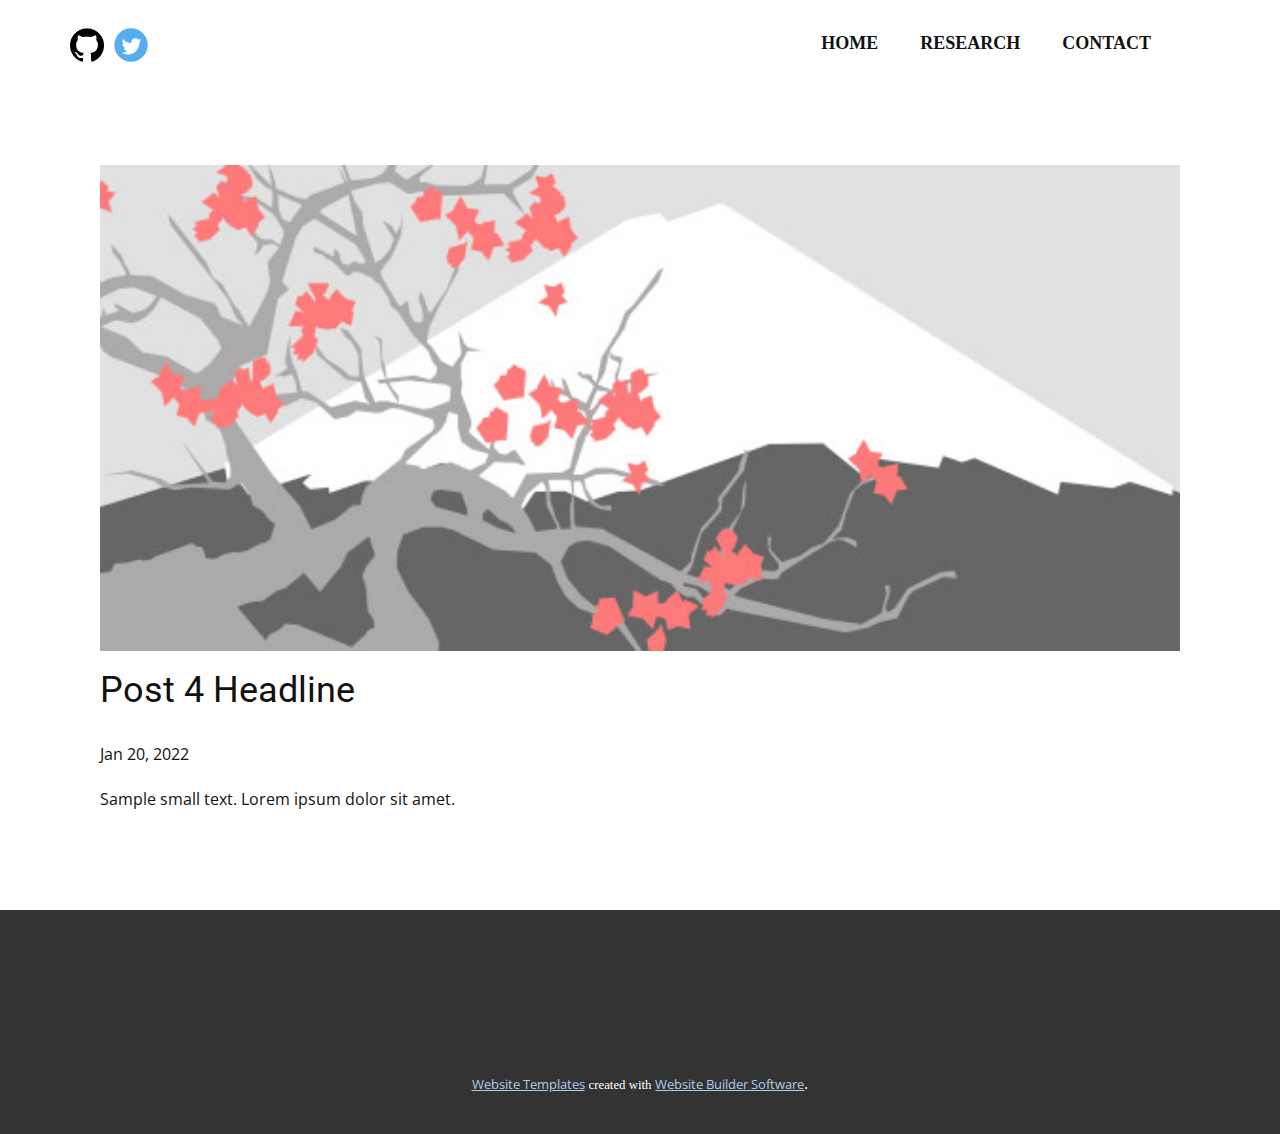
<file: blog/post-3.html>
<!doctype html>
<html style="font-size: 16px;"><head>
    <meta name="viewport" content="width=device-width, initial-scale=1.0">
    <meta charset="utf-8">
    <meta name="keywords" content="Post 1 Headline">
    <meta name="description" content="">
    <meta name="page_type" content="np-template-header-footer-from-plugin">
    <title>Post 4 Headline</title>
    <link rel="stylesheet" href="../nicepage.css" media="screen">
<link rel="stylesheet" href="../Post-Template.css" media="screen">
    <script class="u-script" type="text/javascript" src="../jquery.js" defer=""></script>
    <script class="u-script" type="text/javascript" src="../nicepage.js" defer=""></script>
    <meta name="generator" content="Nicepage 4.3.0, nicepage.com">
    <link id="u-theme-google-font" rel="stylesheet" href="https://fonts.googleapis.com/css?family=Roboto:100,100i,300,300i,400,400i,500,500i,700,700i,900,900i|Open+Sans:300,300i,400,400i,600,600i,700,700i,800,800i">
    
    
    <script type="application/ld+json">{
		"@context": "http://schema.org",
		"@type": "Organization",
		"name": "Site1",
		"sameAs": [
				"https://github.com/albakalaja",
				"https://twitter.com/alba_kalaja"
		]
}</script>
    <meta name="theme-color" content="#478ac9">
    <meta name="twitter:site" content="@">
    <meta name="twitter:card" content="summary_large_image">
    <meta name="twitter:title" content="Post Template">
    <meta name="twitter:description" content="Site1">
  </head>
  <body class="u-body"><header class="u-align-center-sm u-align-center-xs u-clearfix u-header u-white u-header" id="sec-b82c"><div class="u-clearfix u-sheet u-sheet-1">
        <nav class="u-menu u-menu-dropdown u-offcanvas u-menu-1">
          <div class="menu-collapse u-custom-font u-font-georgia" style="font-size: 1.125rem; letter-spacing: 0px; font-weight: 700; text-transform: uppercase;">
            <a class="u-button-style u-custom-active-border-color u-custom-active-color u-custom-border u-custom-border-color u-custom-borders u-custom-hover-border-color u-custom-hover-color u-custom-left-right-menu-spacing u-custom-padding-bottom u-custom-text-active-color u-custom-text-color u-custom-text-hover-color u-custom-top-bottom-menu-spacing u-nav-link" href="#" style="padding: 1px 0px; font-size: calc(1em + 2px);">
              <svg class="u-svg-link" viewBox="0 0 24 24"><use xmlns:xlink="http://www.w3.org/1999/xlink" xlink:href="#svg-93d9"></use></svg>
              <svg class="u-svg-content" version="1.1" id="svg-93d9" viewBox="0 0 16 16" x="0px" y="0px" xmlns:xlink="http://www.w3.org/1999/xlink" xmlns="http://www.w3.org/2000/svg"><g><rect y="1" width="16" height="2"></rect><rect y="7" width="16" height="2"></rect><rect y="13" width="16" height="2"></rect>
</g></svg>
            </a>
          </div>
          <div class="u-custom-menu u-nav-container">
            <ul class="u-custom-font u-font-georgia u-nav u-spacing-2 u-unstyled u-nav-1"><li class="u-nav-item"><a class="u-active-palette-1-light-1 u-border-active-palette-1-base u-border-hover-palette-1-base u-button-style u-hover-palette-1-light-2 u-nav-link u-text-active-black u-text-body-color u-text-hover-grey-90" href="../Home.html" style="padding: 10px 20px;">Home</a>
</li><li class="u-nav-item"><a class="u-active-palette-1-light-1 u-border-active-palette-1-base u-border-hover-palette-1-base u-button-style u-hover-palette-1-light-2 u-nav-link u-text-active-black u-text-body-color u-text-hover-grey-90" href="../Home.html#sec-0445" data-page-id="977917395" style="padding: 10px 20px;">Research</a>
</li><li class="u-nav-item"><a class="u-active-palette-1-light-1 u-border-active-palette-1-base u-border-hover-palette-1-base u-button-style u-hover-palette-1-light-2 u-nav-link u-text-active-black u-text-body-color u-text-hover-grey-90" href="../Contact.html" style="padding: 10px 20px;">Contact</a>
</li></ul>
          </div>
          <div class="u-custom-menu u-nav-container-collapse">
            <div class="u-black u-container-style u-inner-container-layout u-opacity u-opacity-95 u-sidenav">
              <div class="u-inner-container-layout u-sidenav-overflow">
                <div class="u-menu-close"></div>
                <ul class="u-align-center u-nav u-popupmenu-items u-unstyled u-nav-2"><li class="u-nav-item"><a class="u-button-style u-nav-link" href="../Home.html" style="padding: 10px 20px;">Home</a>
</li><li class="u-nav-item"><a class="u-button-style u-nav-link" href="../Home.html#sec-0445" data-page-id="977917395" style="padding: 10px 20px;">Research</a>
</li><li class="u-nav-item"><a class="u-button-style u-nav-link" href="../Contact.html" style="padding: 10px 20px;">Contact</a>
</li></ul>
              </div>
            </div>
            <div class="u-black u-menu-overlay u-opacity u-opacity-70"></div>
          </div>
        </nav>
        <div class="u-social-icons u-spacing-10 u-social-icons-1">
          <a class="u-social-url" target="_blank" data-type="Custom" title="github" href="https://github.com/albakalaja"><span class="u-file-icon u-icon u-social-custom u-social-icon u-icon-1"><img src="../images/733609.png" alt=""></span>
          </a>
          <a class="u-social-url" title="twitter" target="_blank" href="https://twitter.com/alba_kalaja"><span class="u-icon u-social-icon u-social-twitter u-icon-2"><svg class="u-svg-link" preserveAspectRatio="xMidYMin slice" viewBox="0 0 112 112" style=""><use xmlns:xlink="http://www.w3.org/1999/xlink" xlink:href="#svg-9d56"></use></svg><svg class="u-svg-content" viewBox="0 0 112 112" x="0" y="0" id="svg-9d56"><circle fill="currentColor" class="st0" cx="56.1" cy="56.1" r="55"></circle><path fill="#FFFFFF" d="M83.8,47.3c0,0.6,0,1.2,0,1.7c0,17.7-13.5,38.2-38.2,38.2C38,87.2,31,85,25,81.2c1,0.1,2.1,0.2,3.2,0.2
            c6.3,0,12.1-2.1,16.7-5.7c-5.9-0.1-10.8-4-12.5-9.3c0.8,0.2,1.7,0.2,2.5,0.2c1.2,0,2.4-0.2,3.5-0.5c-6.1-1.2-10.8-6.7-10.8-13.1
            c0-0.1,0-0.1,0-0.2c1.8,1,3.9,1.6,6.1,1.7c-3.6-2.4-6-6.5-6-11.2c0-2.5,0.7-4.8,1.8-6.7c6.6,8.1,16.5,13.5,27.6,14
            c-0.2-1-0.3-2-0.3-3.1c0-7.4,6-13.4,13.4-13.4c3.9,0,7.3,1.6,9.8,4.2c3.1-0.6,5.9-1.7,8.5-3.3c-1,3.1-3.1,5.8-5.9,7.4
            c2.7-0.3,5.3-1,7.7-2.1C88.7,43,86.4,45.4,83.8,47.3z"></path></svg></span>
          </a>
        </div>
      </div></header>
    <section class="u-align-center u-clearfix u-section-1" id="sec-814b">
      <div class="u-clearfix u-sheet u-valign-middle-md u-valign-middle-sm u-valign-middle-xs u-sheet-1"><!--post_details--><!--post_details_options_json--><!--{"source":""}--><!--/post_details_options_json--><!--blog_post-->
        <div class="u-container-style u-expanded-width u-post-details u-post-details-1">
          <div class="u-container-layout u-valign-middle u-container-layout-1"><!--blog_post_image-->
            <img alt="" class="u-blog-control u-expanded-width u-image u-image-default u-image-1" src="[data-uri]"><!--/blog_post_image--><!--blog_post_header-->
            <h2 class="u-blog-control u-text u-text-1">Post 4 Headline</h2><!--/blog_post_header--><!--blog_post_metadata-->
            <div class="u-blog-control u-metadata u-metadata-1"><!--blog_post_metadata_date-->
              <span class="u-meta-date u-meta-icon">Jan 20, 2022</span><!--/blog_post_metadata_date--><!--blog_post_metadata_category-->
              <!--/blog_post_metadata_category--><!--blog_post_metadata_comments-->
              <!--/blog_post_metadata_comments-->
            </div><!--/blog_post_metadata--><!--blog_post_content-->
            <div class="u-align-justify u-blog-control u-post-content u-text u-text-2 fr-view">
  Sample small text. Lorem ipsum dolor sit amet.
  </div><!--/blog_post_content-->
          </div>
        </div><!--/blog_post--><!--/post_details-->
      </div>
    </section>
    
    
    <footer class="u-align-center u-clearfix u-footer u-grey-80 u-footer" id="sec-0e18"><div class="u-clearfix u-sheet u-sheet-1">
        <p class="u-small-text u-text u-text-variant u-text-1">&nbsp;&nbsp;</p>
      </div></footer>
    <section class="u-backlink u-clearfix u-grey-80">
      <a class="u-link" href="https://nicepage.com/website-templates" target="_blank">
        <span>Website Templates</span>
      </a>
      <p class="u-text">
        <span>created with</span>
      </p>
      <a class="u-link" href="" target="_blank">
        <span>Website Builder Software</span>
      </a>. 
    </section>
  
</body></html>
</file>
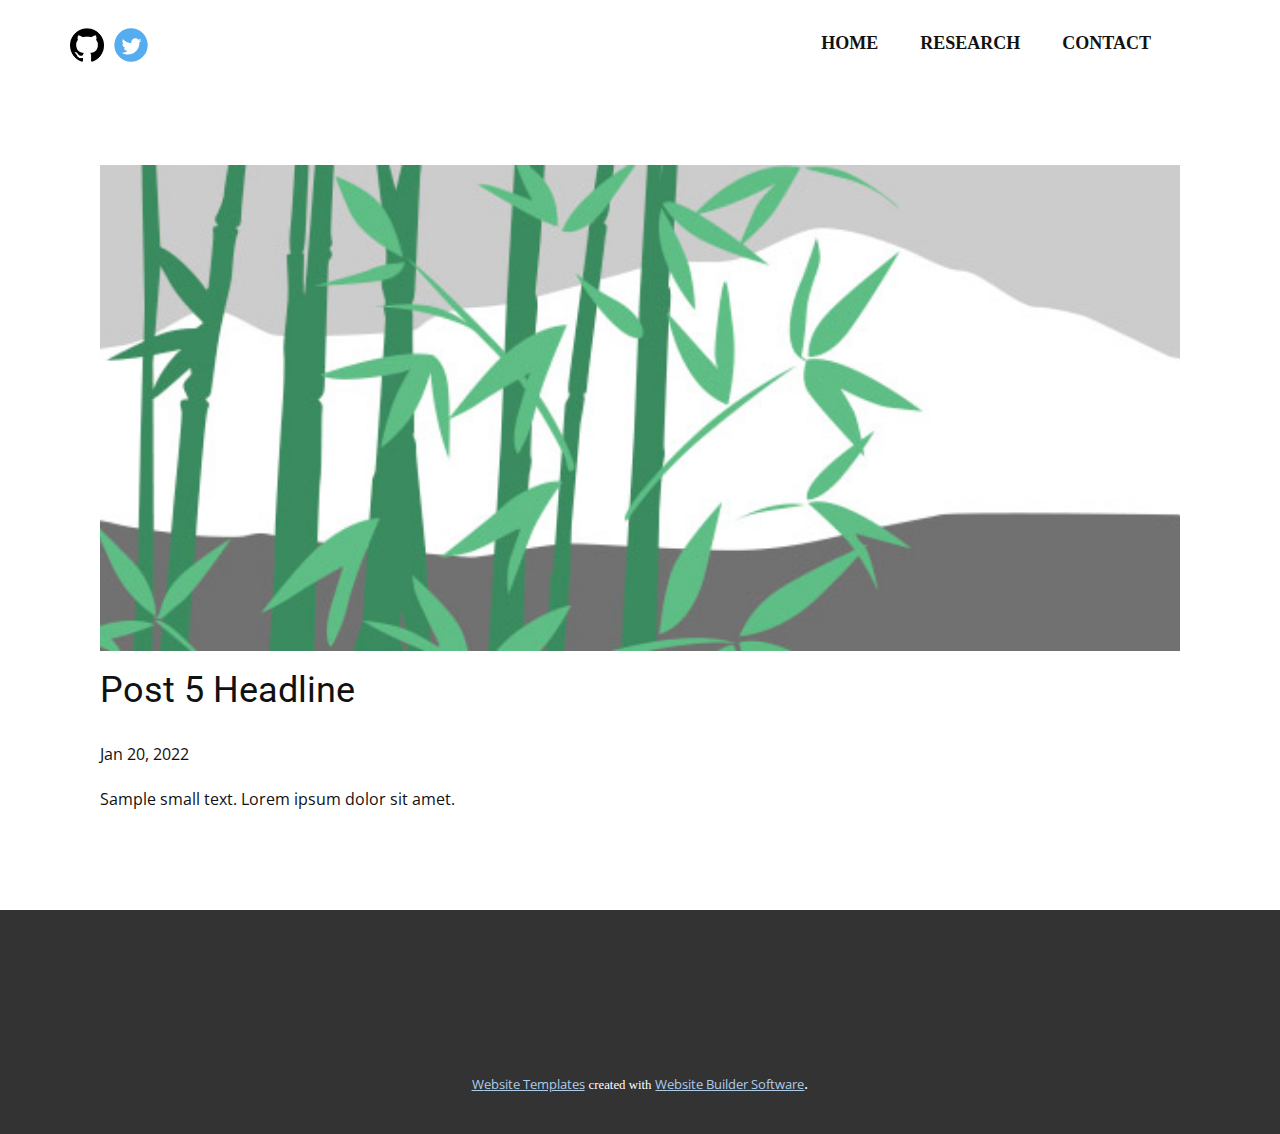
<file: blog/post-4.html>
<!doctype html>
<html style="font-size: 16px;"><head>
    <meta name="viewport" content="width=device-width, initial-scale=1.0">
    <meta charset="utf-8">
    <meta name="keywords" content="Post 1 Headline">
    <meta name="description" content="">
    <meta name="page_type" content="np-template-header-footer-from-plugin">
    <title>Post 5 Headline</title>
    <link rel="stylesheet" href="../nicepage.css" media="screen">
<link rel="stylesheet" href="../Post-Template.css" media="screen">
    <script class="u-script" type="text/javascript" src="../jquery.js" defer=""></script>
    <script class="u-script" type="text/javascript" src="../nicepage.js" defer=""></script>
    <meta name="generator" content="Nicepage 4.3.0, nicepage.com">
    <link id="u-theme-google-font" rel="stylesheet" href="https://fonts.googleapis.com/css?family=Roboto:100,100i,300,300i,400,400i,500,500i,700,700i,900,900i|Open+Sans:300,300i,400,400i,600,600i,700,700i,800,800i">
    
    
    <script type="application/ld+json">{
		"@context": "http://schema.org",
		"@type": "Organization",
		"name": "Site1",
		"sameAs": [
				"https://github.com/albakalaja",
				"https://twitter.com/alba_kalaja"
		]
}</script>
    <meta name="theme-color" content="#478ac9">
    <meta name="twitter:site" content="@">
    <meta name="twitter:card" content="summary_large_image">
    <meta name="twitter:title" content="Post Template">
    <meta name="twitter:description" content="Site1">
  </head>
  <body class="u-body"><header class="u-align-center-sm u-align-center-xs u-clearfix u-header u-white u-header" id="sec-b82c"><div class="u-clearfix u-sheet u-sheet-1">
        <nav class="u-menu u-menu-dropdown u-offcanvas u-menu-1">
          <div class="menu-collapse u-custom-font u-font-georgia" style="font-size: 1.125rem; letter-spacing: 0px; font-weight: 700; text-transform: uppercase;">
            <a class="u-button-style u-custom-active-border-color u-custom-active-color u-custom-border u-custom-border-color u-custom-borders u-custom-hover-border-color u-custom-hover-color u-custom-left-right-menu-spacing u-custom-padding-bottom u-custom-text-active-color u-custom-text-color u-custom-text-hover-color u-custom-top-bottom-menu-spacing u-nav-link" href="#" style="padding: 1px 0px; font-size: calc(1em + 2px);">
              <svg class="u-svg-link" viewBox="0 0 24 24"><use xmlns:xlink="http://www.w3.org/1999/xlink" xlink:href="#svg-93d9"></use></svg>
              <svg class="u-svg-content" version="1.1" id="svg-93d9" viewBox="0 0 16 16" x="0px" y="0px" xmlns:xlink="http://www.w3.org/1999/xlink" xmlns="http://www.w3.org/2000/svg"><g><rect y="1" width="16" height="2"></rect><rect y="7" width="16" height="2"></rect><rect y="13" width="16" height="2"></rect>
</g></svg>
            </a>
          </div>
          <div class="u-custom-menu u-nav-container">
            <ul class="u-custom-font u-font-georgia u-nav u-spacing-2 u-unstyled u-nav-1"><li class="u-nav-item"><a class="u-active-palette-1-light-1 u-border-active-palette-1-base u-border-hover-palette-1-base u-button-style u-hover-palette-1-light-2 u-nav-link u-text-active-black u-text-body-color u-text-hover-grey-90" href="../Home.html" style="padding: 10px 20px;">Home</a>
</li><li class="u-nav-item"><a class="u-active-palette-1-light-1 u-border-active-palette-1-base u-border-hover-palette-1-base u-button-style u-hover-palette-1-light-2 u-nav-link u-text-active-black u-text-body-color u-text-hover-grey-90" href="../Home.html#sec-0445" data-page-id="977917395" style="padding: 10px 20px;">Research</a>
</li><li class="u-nav-item"><a class="u-active-palette-1-light-1 u-border-active-palette-1-base u-border-hover-palette-1-base u-button-style u-hover-palette-1-light-2 u-nav-link u-text-active-black u-text-body-color u-text-hover-grey-90" href="../Contact.html" style="padding: 10px 20px;">Contact</a>
</li></ul>
          </div>
          <div class="u-custom-menu u-nav-container-collapse">
            <div class="u-black u-container-style u-inner-container-layout u-opacity u-opacity-95 u-sidenav">
              <div class="u-inner-container-layout u-sidenav-overflow">
                <div class="u-menu-close"></div>
                <ul class="u-align-center u-nav u-popupmenu-items u-unstyled u-nav-2"><li class="u-nav-item"><a class="u-button-style u-nav-link" href="../Home.html" style="padding: 10px 20px;">Home</a>
</li><li class="u-nav-item"><a class="u-button-style u-nav-link" href="../Home.html#sec-0445" data-page-id="977917395" style="padding: 10px 20px;">Research</a>
</li><li class="u-nav-item"><a class="u-button-style u-nav-link" href="../Contact.html" style="padding: 10px 20px;">Contact</a>
</li></ul>
              </div>
            </div>
            <div class="u-black u-menu-overlay u-opacity u-opacity-70"></div>
          </div>
        </nav>
        <div class="u-social-icons u-spacing-10 u-social-icons-1">
          <a class="u-social-url" target="_blank" data-type="Custom" title="github" href="https://github.com/albakalaja"><span class="u-file-icon u-icon u-social-custom u-social-icon u-icon-1"><img src="../images/733609.png" alt=""></span>
          </a>
          <a class="u-social-url" title="twitter" target="_blank" href="https://twitter.com/alba_kalaja"><span class="u-icon u-social-icon u-social-twitter u-icon-2"><svg class="u-svg-link" preserveAspectRatio="xMidYMin slice" viewBox="0 0 112 112" style=""><use xmlns:xlink="http://www.w3.org/1999/xlink" xlink:href="#svg-9d56"></use></svg><svg class="u-svg-content" viewBox="0 0 112 112" x="0" y="0" id="svg-9d56"><circle fill="currentColor" class="st0" cx="56.1" cy="56.1" r="55"></circle><path fill="#FFFFFF" d="M83.8,47.3c0,0.6,0,1.2,0,1.7c0,17.7-13.5,38.2-38.2,38.2C38,87.2,31,85,25,81.2c1,0.1,2.1,0.2,3.2,0.2
            c6.3,0,12.1-2.1,16.7-5.7c-5.9-0.1-10.8-4-12.5-9.3c0.8,0.2,1.7,0.2,2.5,0.2c1.2,0,2.4-0.2,3.5-0.5c-6.1-1.2-10.8-6.7-10.8-13.1
            c0-0.1,0-0.1,0-0.2c1.8,1,3.9,1.6,6.1,1.7c-3.6-2.4-6-6.5-6-11.2c0-2.5,0.7-4.8,1.8-6.7c6.6,8.1,16.5,13.5,27.6,14
            c-0.2-1-0.3-2-0.3-3.1c0-7.4,6-13.4,13.4-13.4c3.9,0,7.3,1.6,9.8,4.2c3.1-0.6,5.9-1.7,8.5-3.3c-1,3.1-3.1,5.8-5.9,7.4
            c2.7-0.3,5.3-1,7.7-2.1C88.7,43,86.4,45.4,83.8,47.3z"></path></svg></span>
          </a>
        </div>
      </div></header>
    <section class="u-align-center u-clearfix u-section-1" id="sec-814b">
      <div class="u-clearfix u-sheet u-valign-middle-md u-valign-middle-sm u-valign-middle-xs u-sheet-1"><!--post_details--><!--post_details_options_json--><!--{"source":""}--><!--/post_details_options_json--><!--blog_post-->
        <div class="u-container-style u-expanded-width u-post-details u-post-details-1">
          <div class="u-container-layout u-valign-middle u-container-layout-1"><!--blog_post_image-->
            <img alt="" class="u-blog-control u-expanded-width u-image u-image-default u-image-1" src="[data-uri]"><!--/blog_post_image--><!--blog_post_header-->
            <h2 class="u-blog-control u-text u-text-1">Post 5 Headline</h2><!--/blog_post_header--><!--blog_post_metadata-->
            <div class="u-blog-control u-metadata u-metadata-1"><!--blog_post_metadata_date-->
              <span class="u-meta-date u-meta-icon">Jan 20, 2022</span><!--/blog_post_metadata_date--><!--blog_post_metadata_category-->
              <!--/blog_post_metadata_category--><!--blog_post_metadata_comments-->
              <!--/blog_post_metadata_comments-->
            </div><!--/blog_post_metadata--><!--blog_post_content-->
            <div class="u-align-justify u-blog-control u-post-content u-text u-text-2 fr-view">
  Sample small text. Lorem ipsum dolor sit amet.
  </div><!--/blog_post_content-->
          </div>
        </div><!--/blog_post--><!--/post_details-->
      </div>
    </section>
    
    
    <footer class="u-align-center u-clearfix u-footer u-grey-80 u-footer" id="sec-0e18"><div class="u-clearfix u-sheet u-sheet-1">
        <p class="u-small-text u-text u-text-variant u-text-1">&nbsp;&nbsp;</p>
      </div></footer>
    <section class="u-backlink u-clearfix u-grey-80">
      <a class="u-link" href="https://nicepage.com/website-templates" target="_blank">
        <span>Website Templates</span>
      </a>
      <p class="u-text">
        <span>created with</span>
      </p>
      <a class="u-link" href="" target="_blank">
        <span>Website Builder Software</span>
      </a>. 
    </section>
  
</body></html>
</file>
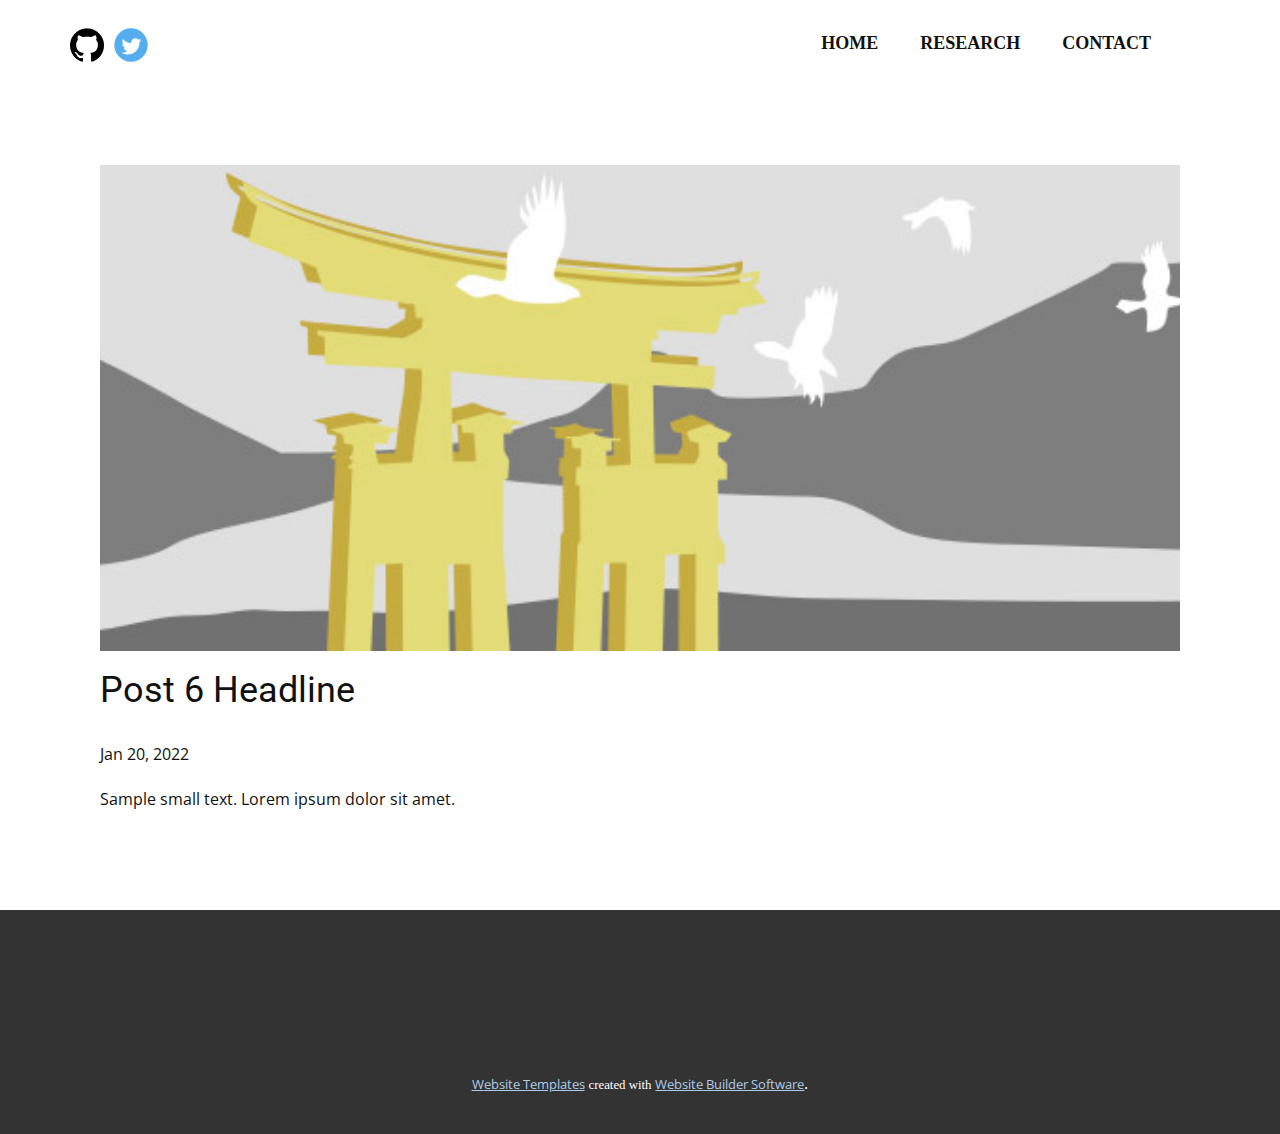
<file: blog/post-5.html>
<!doctype html>
<html style="font-size: 16px;"><head>
    <meta name="viewport" content="width=device-width, initial-scale=1.0">
    <meta charset="utf-8">
    <meta name="keywords" content="Post 1 Headline">
    <meta name="description" content="">
    <meta name="page_type" content="np-template-header-footer-from-plugin">
    <title>Post 6 Headline</title>
    <link rel="stylesheet" href="../nicepage.css" media="screen">
<link rel="stylesheet" href="../Post-Template.css" media="screen">
    <script class="u-script" type="text/javascript" src="../jquery.js" defer=""></script>
    <script class="u-script" type="text/javascript" src="../nicepage.js" defer=""></script>
    <meta name="generator" content="Nicepage 4.3.0, nicepage.com">
    <link id="u-theme-google-font" rel="stylesheet" href="https://fonts.googleapis.com/css?family=Roboto:100,100i,300,300i,400,400i,500,500i,700,700i,900,900i|Open+Sans:300,300i,400,400i,600,600i,700,700i,800,800i">
    
    
    <script type="application/ld+json">{
		"@context": "http://schema.org",
		"@type": "Organization",
		"name": "Site1",
		"sameAs": [
				"https://github.com/albakalaja",
				"https://twitter.com/alba_kalaja"
		]
}</script>
    <meta name="theme-color" content="#478ac9">
    <meta name="twitter:site" content="@">
    <meta name="twitter:card" content="summary_large_image">
    <meta name="twitter:title" content="Post Template">
    <meta name="twitter:description" content="Site1">
  </head>
  <body class="u-body"><header class="u-align-center-sm u-align-center-xs u-clearfix u-header u-white u-header" id="sec-b82c"><div class="u-clearfix u-sheet u-sheet-1">
        <nav class="u-menu u-menu-dropdown u-offcanvas u-menu-1">
          <div class="menu-collapse u-custom-font u-font-georgia" style="font-size: 1.125rem; letter-spacing: 0px; font-weight: 700; text-transform: uppercase;">
            <a class="u-button-style u-custom-active-border-color u-custom-active-color u-custom-border u-custom-border-color u-custom-borders u-custom-hover-border-color u-custom-hover-color u-custom-left-right-menu-spacing u-custom-padding-bottom u-custom-text-active-color u-custom-text-color u-custom-text-hover-color u-custom-top-bottom-menu-spacing u-nav-link" href="#" style="padding: 1px 0px; font-size: calc(1em + 2px);">
              <svg class="u-svg-link" viewBox="0 0 24 24"><use xmlns:xlink="http://www.w3.org/1999/xlink" xlink:href="#svg-93d9"></use></svg>
              <svg class="u-svg-content" version="1.1" id="svg-93d9" viewBox="0 0 16 16" x="0px" y="0px" xmlns:xlink="http://www.w3.org/1999/xlink" xmlns="http://www.w3.org/2000/svg"><g><rect y="1" width="16" height="2"></rect><rect y="7" width="16" height="2"></rect><rect y="13" width="16" height="2"></rect>
</g></svg>
            </a>
          </div>
          <div class="u-custom-menu u-nav-container">
            <ul class="u-custom-font u-font-georgia u-nav u-spacing-2 u-unstyled u-nav-1"><li class="u-nav-item"><a class="u-active-palette-1-light-1 u-border-active-palette-1-base u-border-hover-palette-1-base u-button-style u-hover-palette-1-light-2 u-nav-link u-text-active-black u-text-body-color u-text-hover-grey-90" href="../Home.html" style="padding: 10px 20px;">Home</a>
</li><li class="u-nav-item"><a class="u-active-palette-1-light-1 u-border-active-palette-1-base u-border-hover-palette-1-base u-button-style u-hover-palette-1-light-2 u-nav-link u-text-active-black u-text-body-color u-text-hover-grey-90" href="../Home.html#sec-0445" data-page-id="977917395" style="padding: 10px 20px;">Research</a>
</li><li class="u-nav-item"><a class="u-active-palette-1-light-1 u-border-active-palette-1-base u-border-hover-palette-1-base u-button-style u-hover-palette-1-light-2 u-nav-link u-text-active-black u-text-body-color u-text-hover-grey-90" href="../Contact.html" style="padding: 10px 20px;">Contact</a>
</li></ul>
          </div>
          <div class="u-custom-menu u-nav-container-collapse">
            <div class="u-black u-container-style u-inner-container-layout u-opacity u-opacity-95 u-sidenav">
              <div class="u-inner-container-layout u-sidenav-overflow">
                <div class="u-menu-close"></div>
                <ul class="u-align-center u-nav u-popupmenu-items u-unstyled u-nav-2"><li class="u-nav-item"><a class="u-button-style u-nav-link" href="../Home.html" style="padding: 10px 20px;">Home</a>
</li><li class="u-nav-item"><a class="u-button-style u-nav-link" href="../Home.html#sec-0445" data-page-id="977917395" style="padding: 10px 20px;">Research</a>
</li><li class="u-nav-item"><a class="u-button-style u-nav-link" href="../Contact.html" style="padding: 10px 20px;">Contact</a>
</li></ul>
              </div>
            </div>
            <div class="u-black u-menu-overlay u-opacity u-opacity-70"></div>
          </div>
        </nav>
        <div class="u-social-icons u-spacing-10 u-social-icons-1">
          <a class="u-social-url" target="_blank" data-type="Custom" title="github" href="https://github.com/albakalaja"><span class="u-file-icon u-icon u-social-custom u-social-icon u-icon-1"><img src="../images/733609.png" alt=""></span>
          </a>
          <a class="u-social-url" title="twitter" target="_blank" href="https://twitter.com/alba_kalaja"><span class="u-icon u-social-icon u-social-twitter u-icon-2"><svg class="u-svg-link" preserveAspectRatio="xMidYMin slice" viewBox="0 0 112 112" style=""><use xmlns:xlink="http://www.w3.org/1999/xlink" xlink:href="#svg-9d56"></use></svg><svg class="u-svg-content" viewBox="0 0 112 112" x="0" y="0" id="svg-9d56"><circle fill="currentColor" class="st0" cx="56.1" cy="56.1" r="55"></circle><path fill="#FFFFFF" d="M83.8,47.3c0,0.6,0,1.2,0,1.7c0,17.7-13.5,38.2-38.2,38.2C38,87.2,31,85,25,81.2c1,0.1,2.1,0.2,3.2,0.2
            c6.3,0,12.1-2.1,16.7-5.7c-5.9-0.1-10.8-4-12.5-9.3c0.8,0.2,1.7,0.2,2.5,0.2c1.2,0,2.4-0.2,3.5-0.5c-6.1-1.2-10.8-6.7-10.8-13.1
            c0-0.1,0-0.1,0-0.2c1.8,1,3.9,1.6,6.1,1.7c-3.6-2.4-6-6.5-6-11.2c0-2.5,0.7-4.8,1.8-6.7c6.6,8.1,16.5,13.5,27.6,14
            c-0.2-1-0.3-2-0.3-3.1c0-7.4,6-13.4,13.4-13.4c3.9,0,7.3,1.6,9.8,4.2c3.1-0.6,5.9-1.7,8.5-3.3c-1,3.1-3.1,5.8-5.9,7.4
            c2.7-0.3,5.3-1,7.7-2.1C88.7,43,86.4,45.4,83.8,47.3z"></path></svg></span>
          </a>
        </div>
      </div></header>
    <section class="u-align-center u-clearfix u-section-1" id="sec-814b">
      <div class="u-clearfix u-sheet u-valign-middle-md u-valign-middle-sm u-valign-middle-xs u-sheet-1"><!--post_details--><!--post_details_options_json--><!--{"source":""}--><!--/post_details_options_json--><!--blog_post-->
        <div class="u-container-style u-expanded-width u-post-details u-post-details-1">
          <div class="u-container-layout u-valign-middle u-container-layout-1"><!--blog_post_image-->
            <img alt="" class="u-blog-control u-expanded-width u-image u-image-default u-image-1" src="[data-uri]"><!--/blog_post_image--><!--blog_post_header-->
            <h2 class="u-blog-control u-text u-text-1">Post 6 Headline</h2><!--/blog_post_header--><!--blog_post_metadata-->
            <div class="u-blog-control u-metadata u-metadata-1"><!--blog_post_metadata_date-->
              <span class="u-meta-date u-meta-icon">Jan 20, 2022</span><!--/blog_post_metadata_date--><!--blog_post_metadata_category-->
              <!--/blog_post_metadata_category--><!--blog_post_metadata_comments-->
              <!--/blog_post_metadata_comments-->
            </div><!--/blog_post_metadata--><!--blog_post_content-->
            <div class="u-align-justify u-blog-control u-post-content u-text u-text-2 fr-view">
  Sample small text. Lorem ipsum dolor sit amet.
  </div><!--/blog_post_content-->
          </div>
        </div><!--/blog_post--><!--/post_details-->
      </div>
    </section>
    
    
    <footer class="u-align-center u-clearfix u-footer u-grey-80 u-footer" id="sec-0e18"><div class="u-clearfix u-sheet u-sheet-1">
        <p class="u-small-text u-text u-text-variant u-text-1">&nbsp;&nbsp;</p>
      </div></footer>
    <section class="u-backlink u-clearfix u-grey-80">
      <a class="u-link" href="https://nicepage.com/website-templates" target="_blank">
        <span>Website Templates</span>
      </a>
      <p class="u-text">
        <span>created with</span>
      </p>
      <a class="u-link" href="" target="_blank">
        <span>Website Builder Software</span>
      </a>. 
    </section>
  
</body></html>
</file>
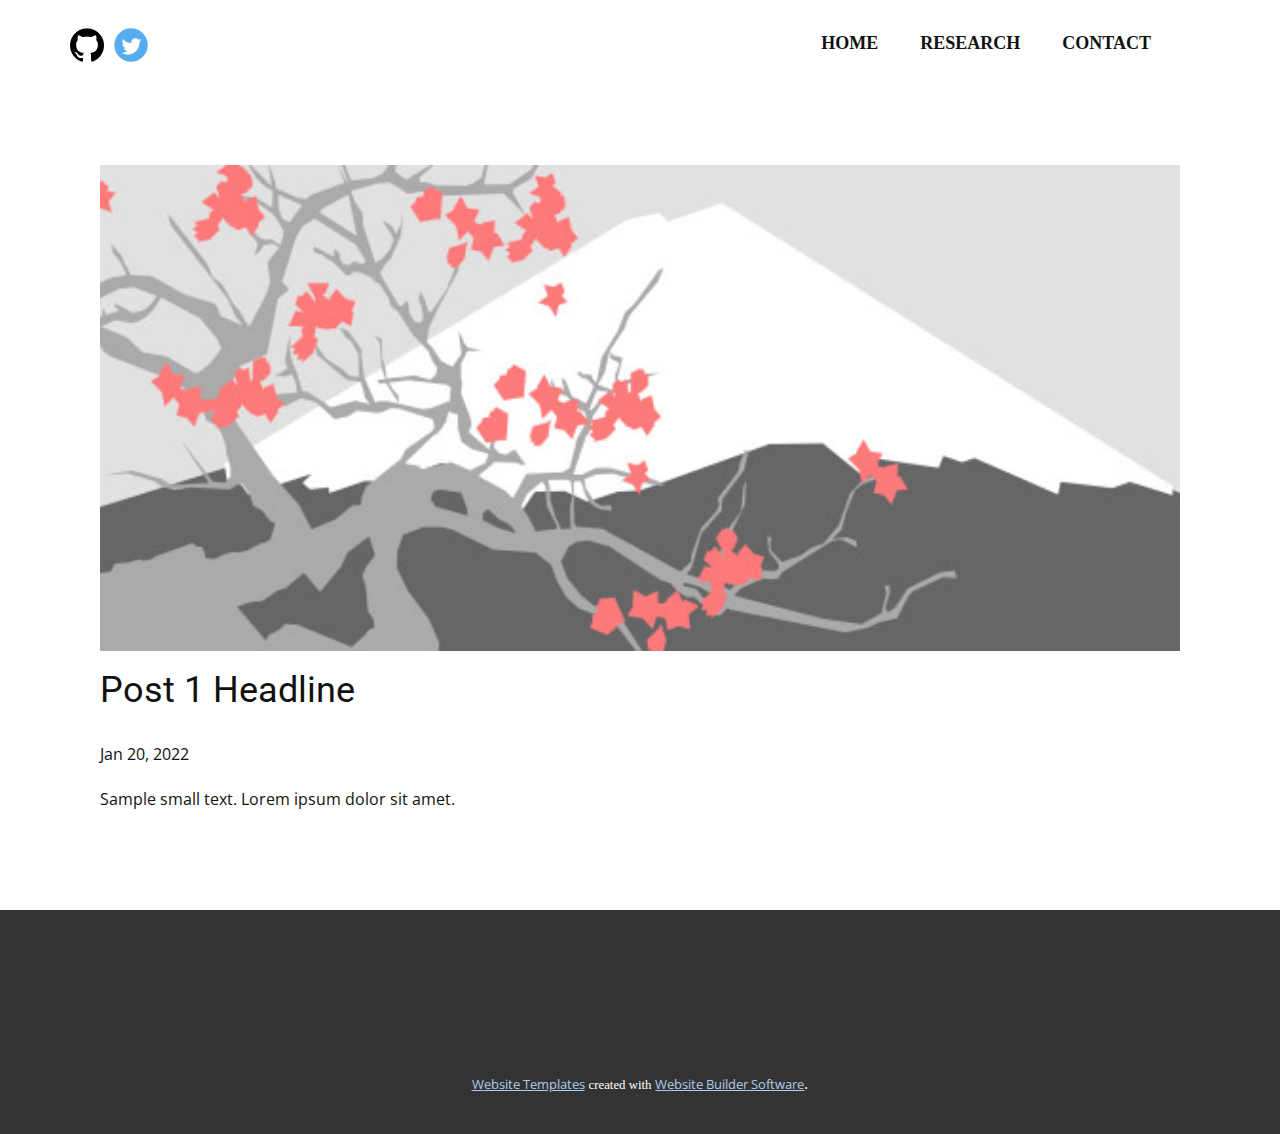
<file: blog/post.html>
<!doctype html>
<html style="font-size: 16px;"><head>
    <meta name="viewport" content="width=device-width, initial-scale=1.0">
    <meta charset="utf-8">
    <meta name="keywords" content="Post 1 Headline">
    <meta name="description" content="">
    <meta name="page_type" content="np-template-header-footer-from-plugin">
    <title>Post 1 Headline</title>
    <link rel="stylesheet" href="../nicepage.css" media="screen">
<link rel="stylesheet" href="../Post-Template.css" media="screen">
    <script class="u-script" type="text/javascript" src="../jquery.js" defer=""></script>
    <script class="u-script" type="text/javascript" src="../nicepage.js" defer=""></script>
    <meta name="generator" content="Nicepage 4.3.0, nicepage.com">
    <link id="u-theme-google-font" rel="stylesheet" href="https://fonts.googleapis.com/css?family=Roboto:100,100i,300,300i,400,400i,500,500i,700,700i,900,900i|Open+Sans:300,300i,400,400i,600,600i,700,700i,800,800i">
    
    
    <script type="application/ld+json">{
		"@context": "http://schema.org",
		"@type": "Organization",
		"name": "Site1",
		"sameAs": [
				"https://github.com/albakalaja",
				"https://twitter.com/alba_kalaja"
		]
}</script>
    <meta name="theme-color" content="#478ac9">
    <meta name="twitter:site" content="@">
    <meta name="twitter:card" content="summary_large_image">
    <meta name="twitter:title" content="Post Template">
    <meta name="twitter:description" content="Site1">
  </head>
  <body class="u-body"><header class="u-align-center-sm u-align-center-xs u-clearfix u-header u-white u-header" id="sec-b82c"><div class="u-clearfix u-sheet u-sheet-1">
        <nav class="u-menu u-menu-dropdown u-offcanvas u-menu-1">
          <div class="menu-collapse u-custom-font u-font-georgia" style="font-size: 1.125rem; letter-spacing: 0px; font-weight: 700; text-transform: uppercase;">
            <a class="u-button-style u-custom-active-border-color u-custom-active-color u-custom-border u-custom-border-color u-custom-borders u-custom-hover-border-color u-custom-hover-color u-custom-left-right-menu-spacing u-custom-padding-bottom u-custom-text-active-color u-custom-text-color u-custom-text-hover-color u-custom-top-bottom-menu-spacing u-nav-link" href="#" style="padding: 1px 0px; font-size: calc(1em + 2px);">
              <svg class="u-svg-link" viewBox="0 0 24 24"><use xmlns:xlink="http://www.w3.org/1999/xlink" xlink:href="#svg-93d9"></use></svg>
              <svg class="u-svg-content" version="1.1" id="svg-93d9" viewBox="0 0 16 16" x="0px" y="0px" xmlns:xlink="http://www.w3.org/1999/xlink" xmlns="http://www.w3.org/2000/svg"><g><rect y="1" width="16" height="2"></rect><rect y="7" width="16" height="2"></rect><rect y="13" width="16" height="2"></rect>
</g></svg>
            </a>
          </div>
          <div class="u-custom-menu u-nav-container">
            <ul class="u-custom-font u-font-georgia u-nav u-spacing-2 u-unstyled u-nav-1"><li class="u-nav-item"><a class="u-active-palette-1-light-1 u-border-active-palette-1-base u-border-hover-palette-1-base u-button-style u-hover-palette-1-light-2 u-nav-link u-text-active-black u-text-body-color u-text-hover-grey-90" href="../Home.html" style="padding: 10px 20px;">Home</a>
</li><li class="u-nav-item"><a class="u-active-palette-1-light-1 u-border-active-palette-1-base u-border-hover-palette-1-base u-button-style u-hover-palette-1-light-2 u-nav-link u-text-active-black u-text-body-color u-text-hover-grey-90" href="../Home.html#sec-0445" data-page-id="977917395" style="padding: 10px 20px;">Research</a>
</li><li class="u-nav-item"><a class="u-active-palette-1-light-1 u-border-active-palette-1-base u-border-hover-palette-1-base u-button-style u-hover-palette-1-light-2 u-nav-link u-text-active-black u-text-body-color u-text-hover-grey-90" href="../Contact.html" style="padding: 10px 20px;">Contact</a>
</li></ul>
          </div>
          <div class="u-custom-menu u-nav-container-collapse">
            <div class="u-black u-container-style u-inner-container-layout u-opacity u-opacity-95 u-sidenav">
              <div class="u-inner-container-layout u-sidenav-overflow">
                <div class="u-menu-close"></div>
                <ul class="u-align-center u-nav u-popupmenu-items u-unstyled u-nav-2"><li class="u-nav-item"><a class="u-button-style u-nav-link" href="../Home.html" style="padding: 10px 20px;">Home</a>
</li><li class="u-nav-item"><a class="u-button-style u-nav-link" href="../Home.html#sec-0445" data-page-id="977917395" style="padding: 10px 20px;">Research</a>
</li><li class="u-nav-item"><a class="u-button-style u-nav-link" href="../Contact.html" style="padding: 10px 20px;">Contact</a>
</li></ul>
              </div>
            </div>
            <div class="u-black u-menu-overlay u-opacity u-opacity-70"></div>
          </div>
        </nav>
        <div class="u-social-icons u-spacing-10 u-social-icons-1">
          <a class="u-social-url" target="_blank" data-type="Custom" title="github" href="https://github.com/albakalaja"><span class="u-file-icon u-icon u-social-custom u-social-icon u-icon-1"><img src="../images/733609.png" alt=""></span>
          </a>
          <a class="u-social-url" title="twitter" target="_blank" href="https://twitter.com/alba_kalaja"><span class="u-icon u-social-icon u-social-twitter u-icon-2"><svg class="u-svg-link" preserveAspectRatio="xMidYMin slice" viewBox="0 0 112 112" style=""><use xmlns:xlink="http://www.w3.org/1999/xlink" xlink:href="#svg-9d56"></use></svg><svg class="u-svg-content" viewBox="0 0 112 112" x="0" y="0" id="svg-9d56"><circle fill="currentColor" class="st0" cx="56.1" cy="56.1" r="55"></circle><path fill="#FFFFFF" d="M83.8,47.3c0,0.6,0,1.2,0,1.7c0,17.7-13.5,38.2-38.2,38.2C38,87.2,31,85,25,81.2c1,0.1,2.1,0.2,3.2,0.2
            c6.3,0,12.1-2.1,16.7-5.7c-5.9-0.1-10.8-4-12.5-9.3c0.8,0.2,1.7,0.2,2.5,0.2c1.2,0,2.4-0.2,3.5-0.5c-6.1-1.2-10.8-6.7-10.8-13.1
            c0-0.1,0-0.1,0-0.2c1.8,1,3.9,1.6,6.1,1.7c-3.6-2.4-6-6.5-6-11.2c0-2.5,0.7-4.8,1.8-6.7c6.6,8.1,16.5,13.5,27.6,14
            c-0.2-1-0.3-2-0.3-3.1c0-7.4,6-13.4,13.4-13.4c3.9,0,7.3,1.6,9.8,4.2c3.1-0.6,5.9-1.7,8.5-3.3c-1,3.1-3.1,5.8-5.9,7.4
            c2.7-0.3,5.3-1,7.7-2.1C88.7,43,86.4,45.4,83.8,47.3z"></path></svg></span>
          </a>
        </div>
      </div></header>
    <section class="u-align-center u-clearfix u-section-1" id="sec-814b">
      <div class="u-clearfix u-sheet u-valign-middle-md u-valign-middle-sm u-valign-middle-xs u-sheet-1"><!--post_details--><!--post_details_options_json--><!--{"source":""}--><!--/post_details_options_json--><!--blog_post-->
        <div class="u-container-style u-expanded-width u-post-details u-post-details-1">
          <div class="u-container-layout u-valign-middle u-container-layout-1"><!--blog_post_image-->
            <img alt="" class="u-blog-control u-expanded-width u-image u-image-default u-image-1" src="[data-uri]"><!--/blog_post_image--><!--blog_post_header-->
            <h2 class="u-blog-control u-text u-text-1">Post 1 Headline</h2><!--/blog_post_header--><!--blog_post_metadata-->
            <div class="u-blog-control u-metadata u-metadata-1"><!--blog_post_metadata_date-->
              <span class="u-meta-date u-meta-icon">Jan 20, 2022</span><!--/blog_post_metadata_date--><!--blog_post_metadata_category-->
              <!--/blog_post_metadata_category--><!--blog_post_metadata_comments-->
              <!--/blog_post_metadata_comments-->
            </div><!--/blog_post_metadata--><!--blog_post_content-->
            <div class="u-align-justify u-blog-control u-post-content u-text u-text-2 fr-view">
  Sample small text. Lorem ipsum dolor sit amet.
  </div><!--/blog_post_content-->
          </div>
        </div><!--/blog_post--><!--/post_details-->
      </div>
    </section>
    
    
    <footer class="u-align-center u-clearfix u-footer u-grey-80 u-footer" id="sec-0e18"><div class="u-clearfix u-sheet u-sheet-1">
        <p class="u-small-text u-text u-text-variant u-text-1">&nbsp;&nbsp;</p>
      </div></footer>
    <section class="u-backlink u-clearfix u-grey-80">
      <a class="u-link" href="https://nicepage.com/website-templates" target="_blank">
        <span>Website Templates</span>
      </a>
      <p class="u-text">
        <span>created with</span>
      </p>
      <a class="u-link" href="" target="_blank">
        <span>Website Builder Software</span>
      </a>. 
    </section>
  
</body></html>
</file>
